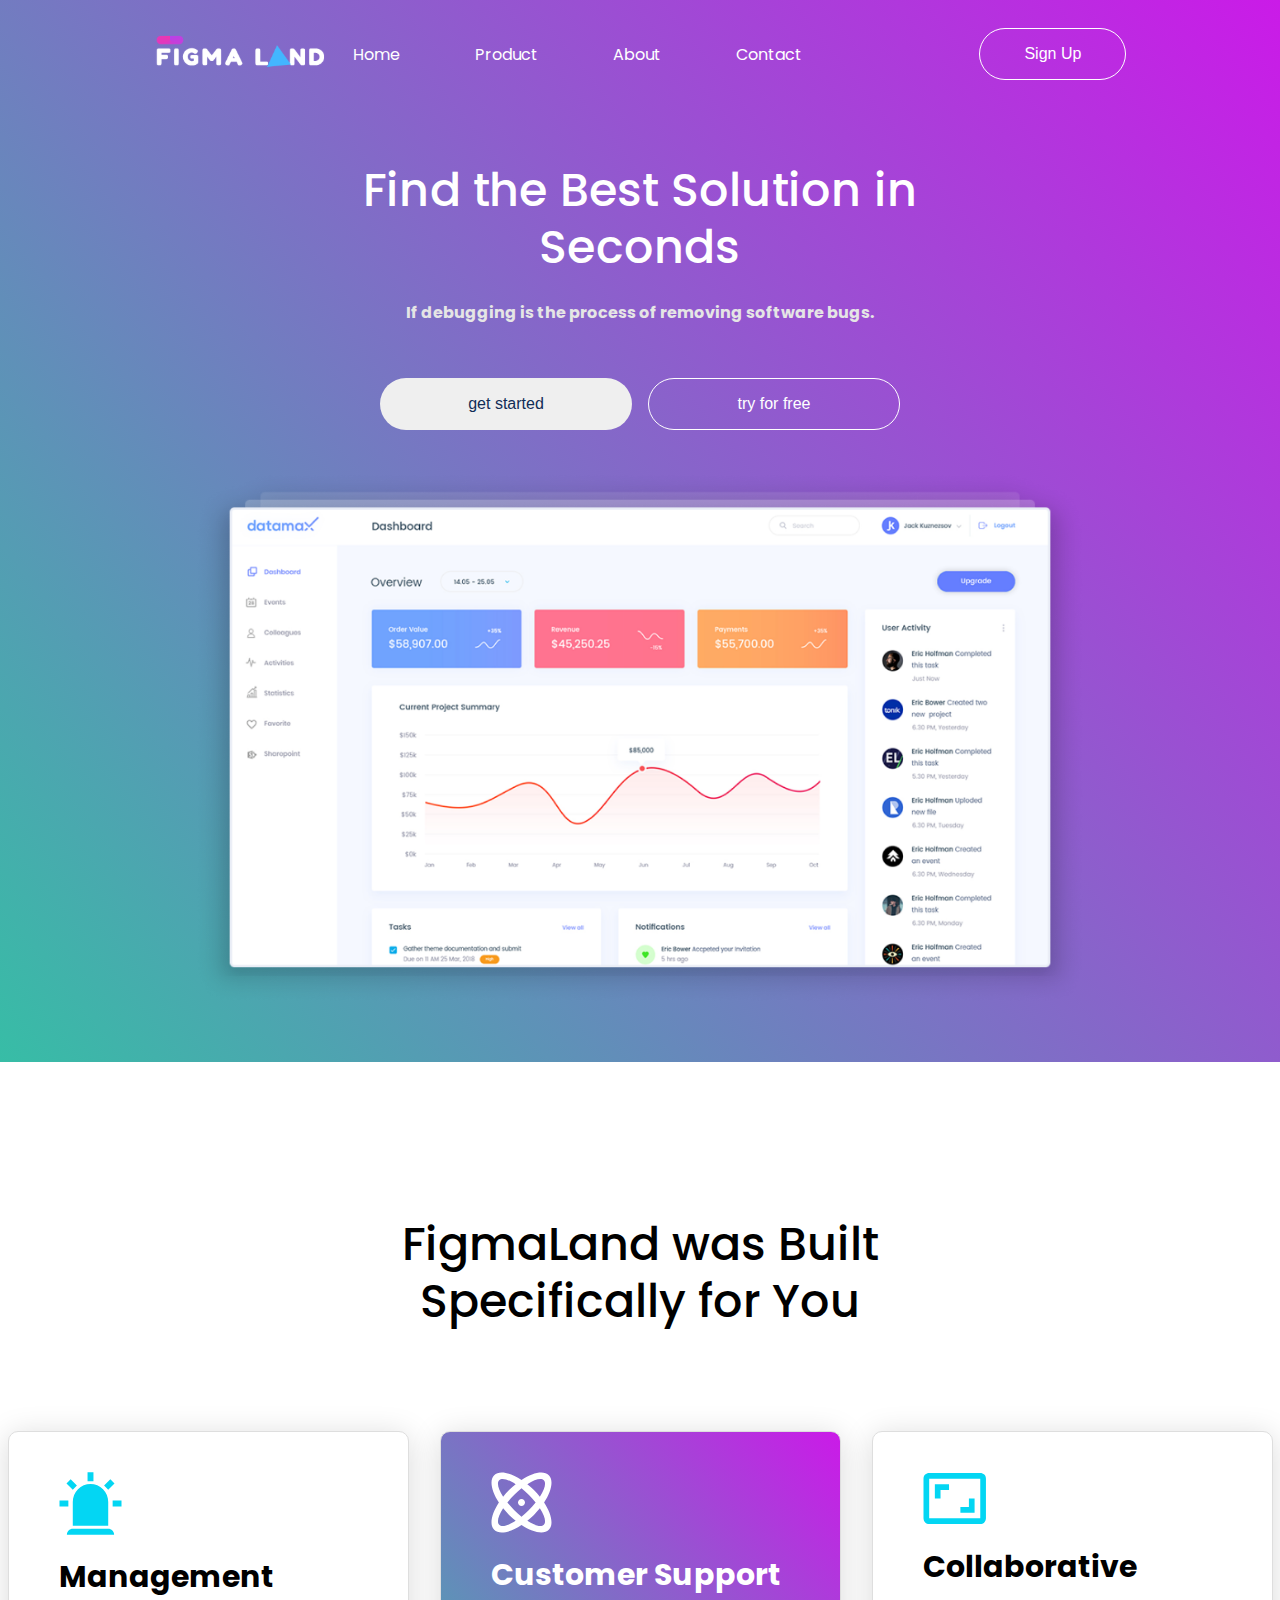
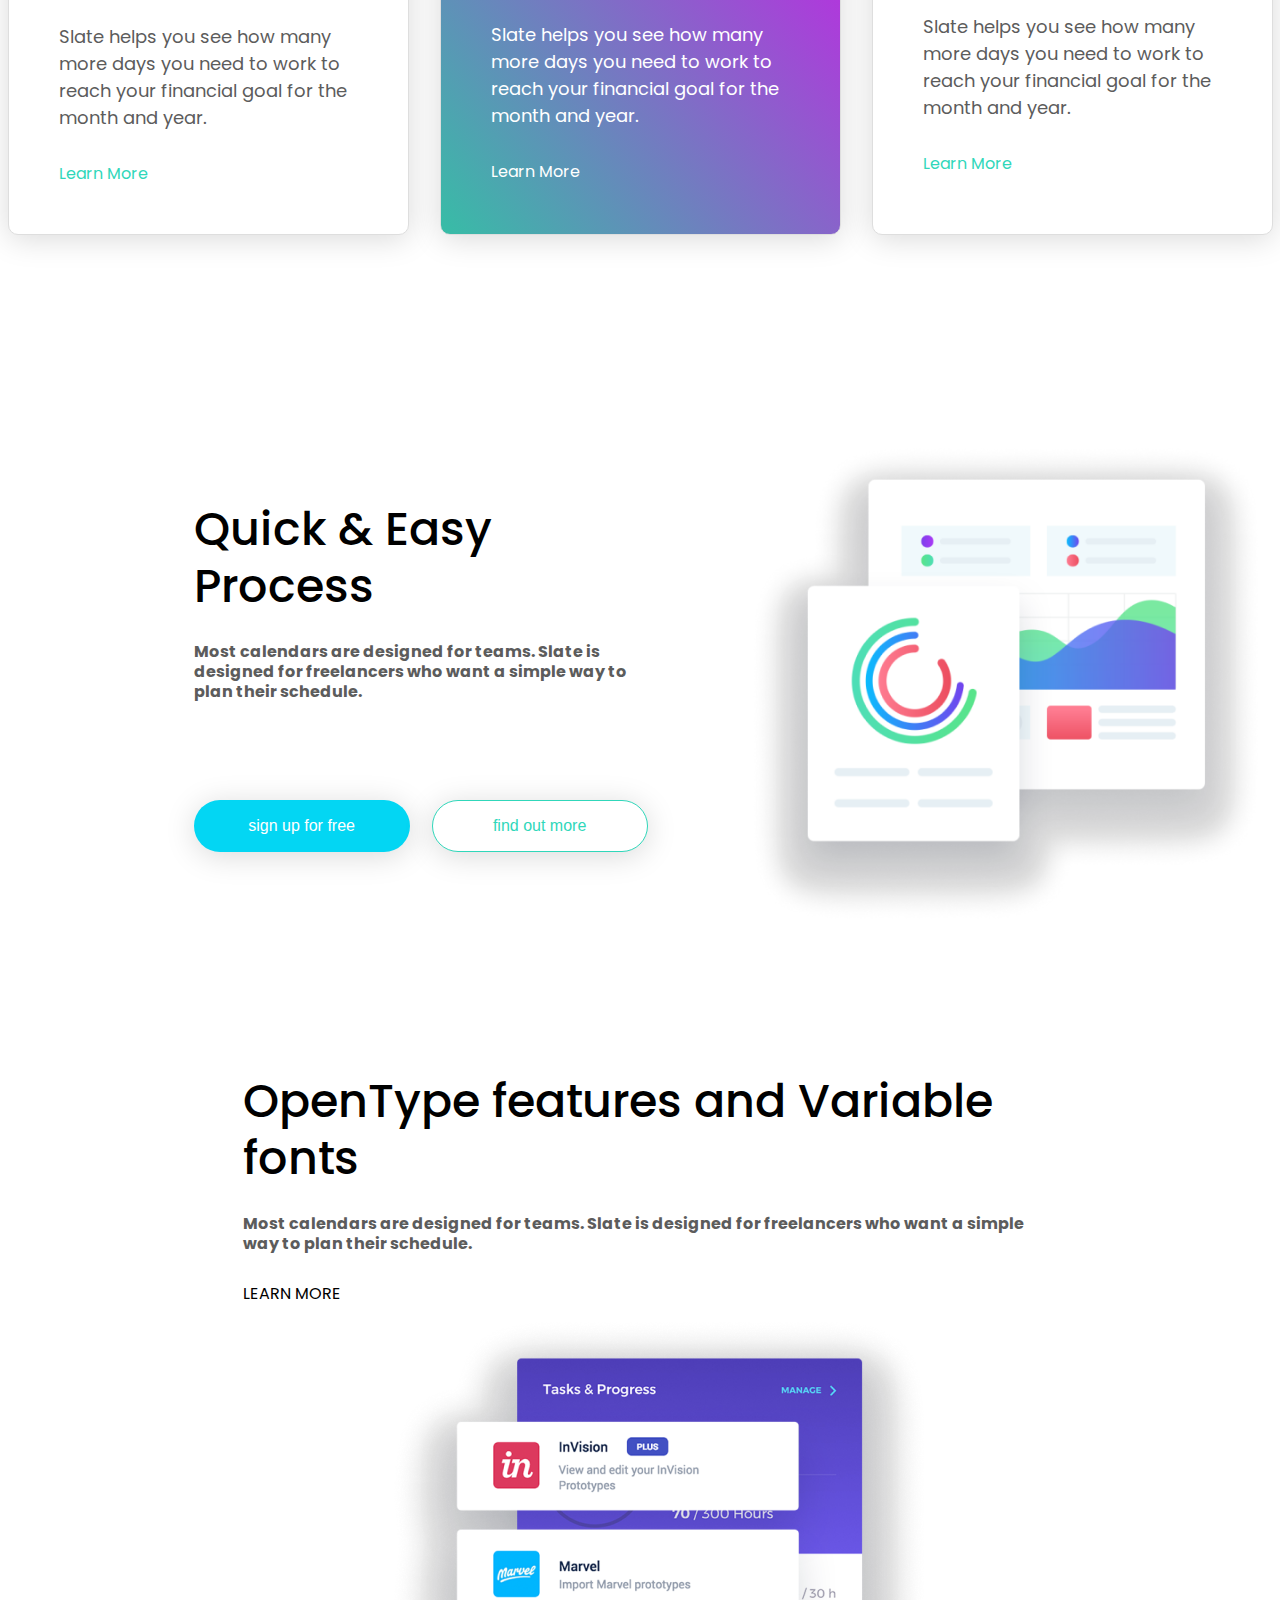
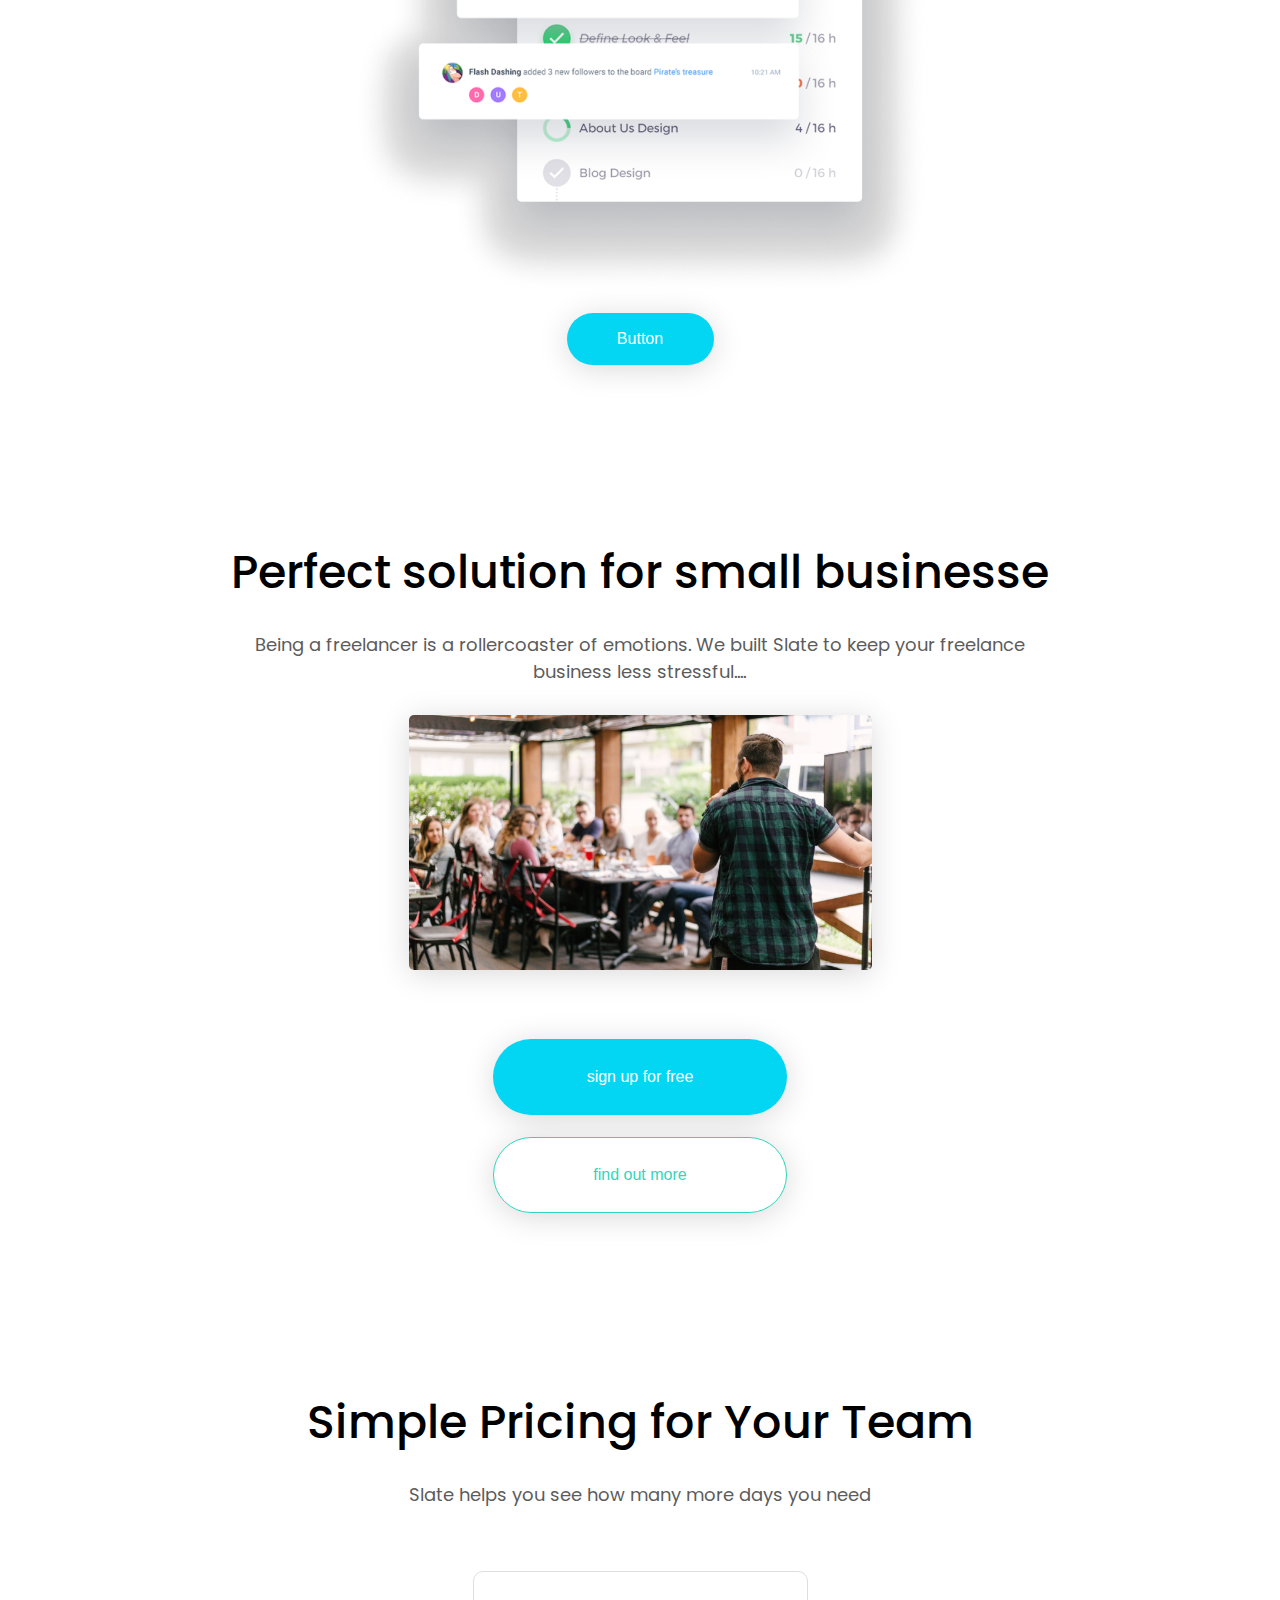
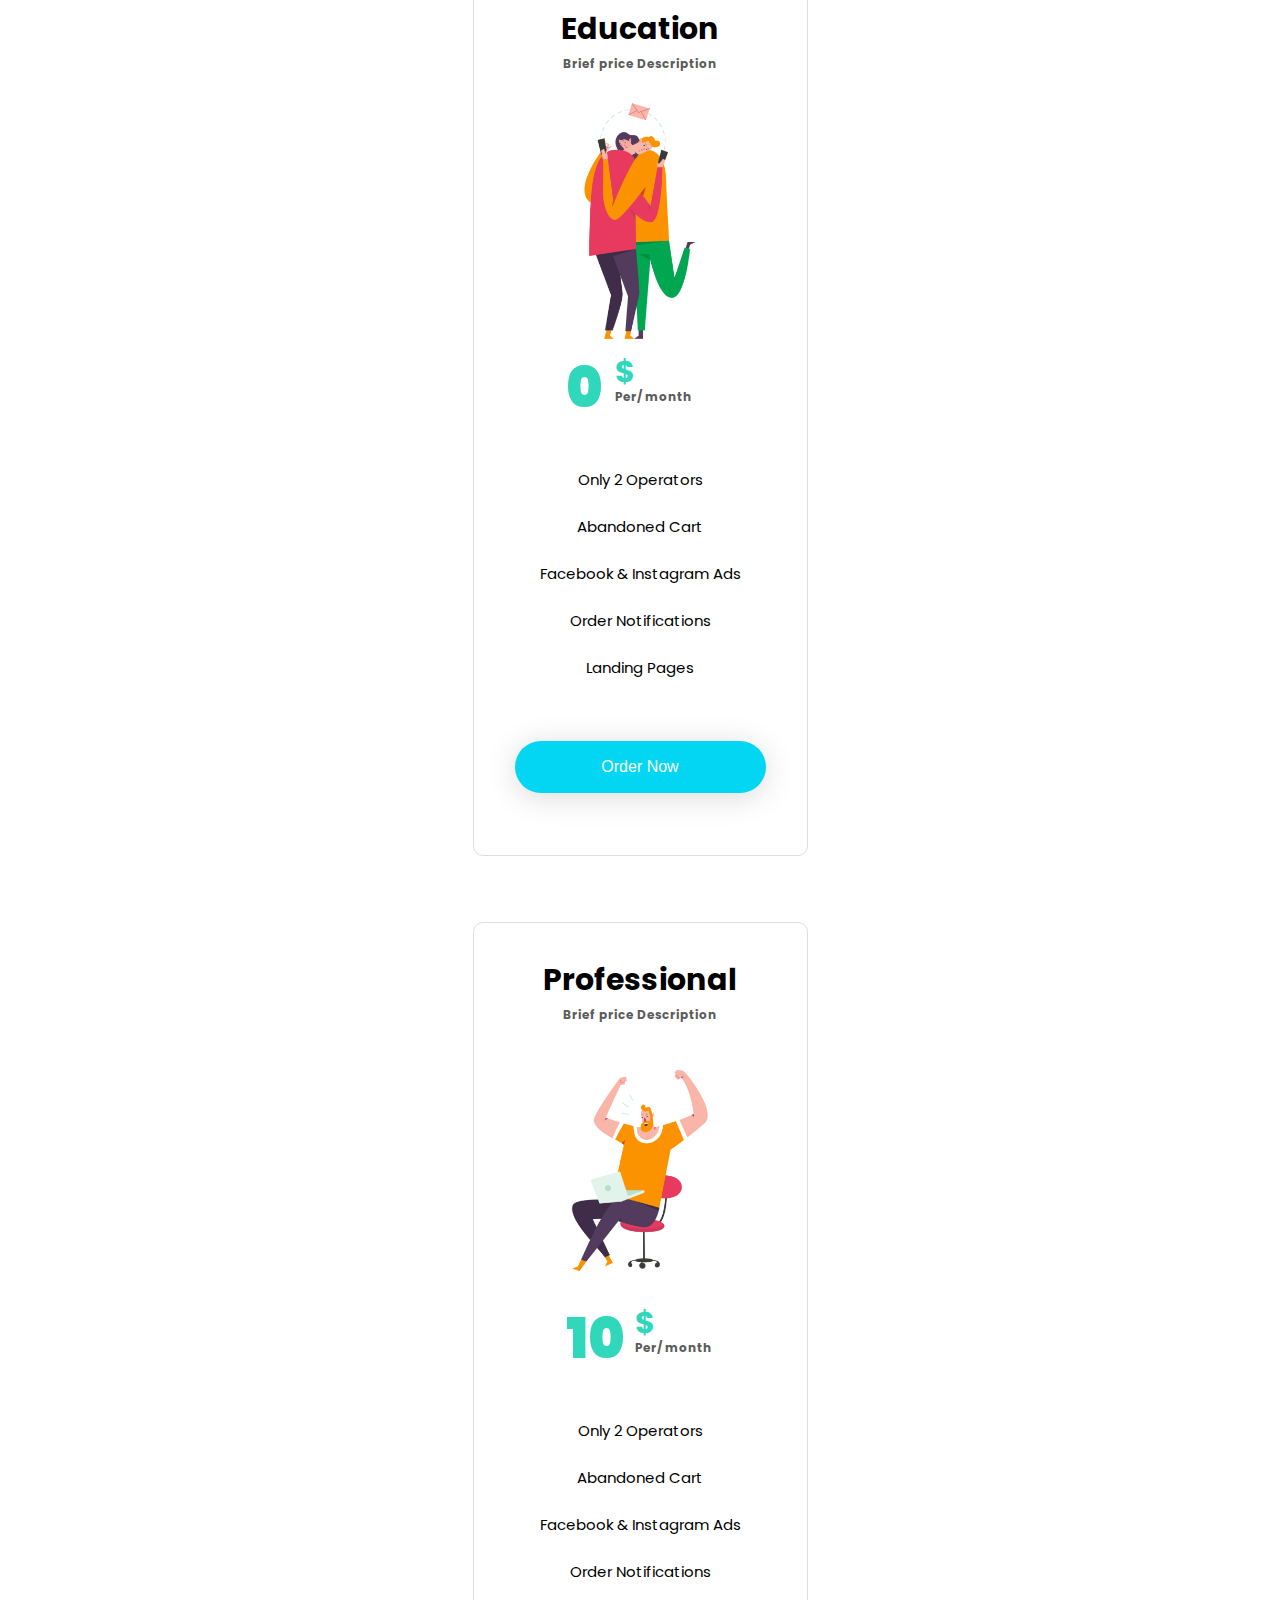
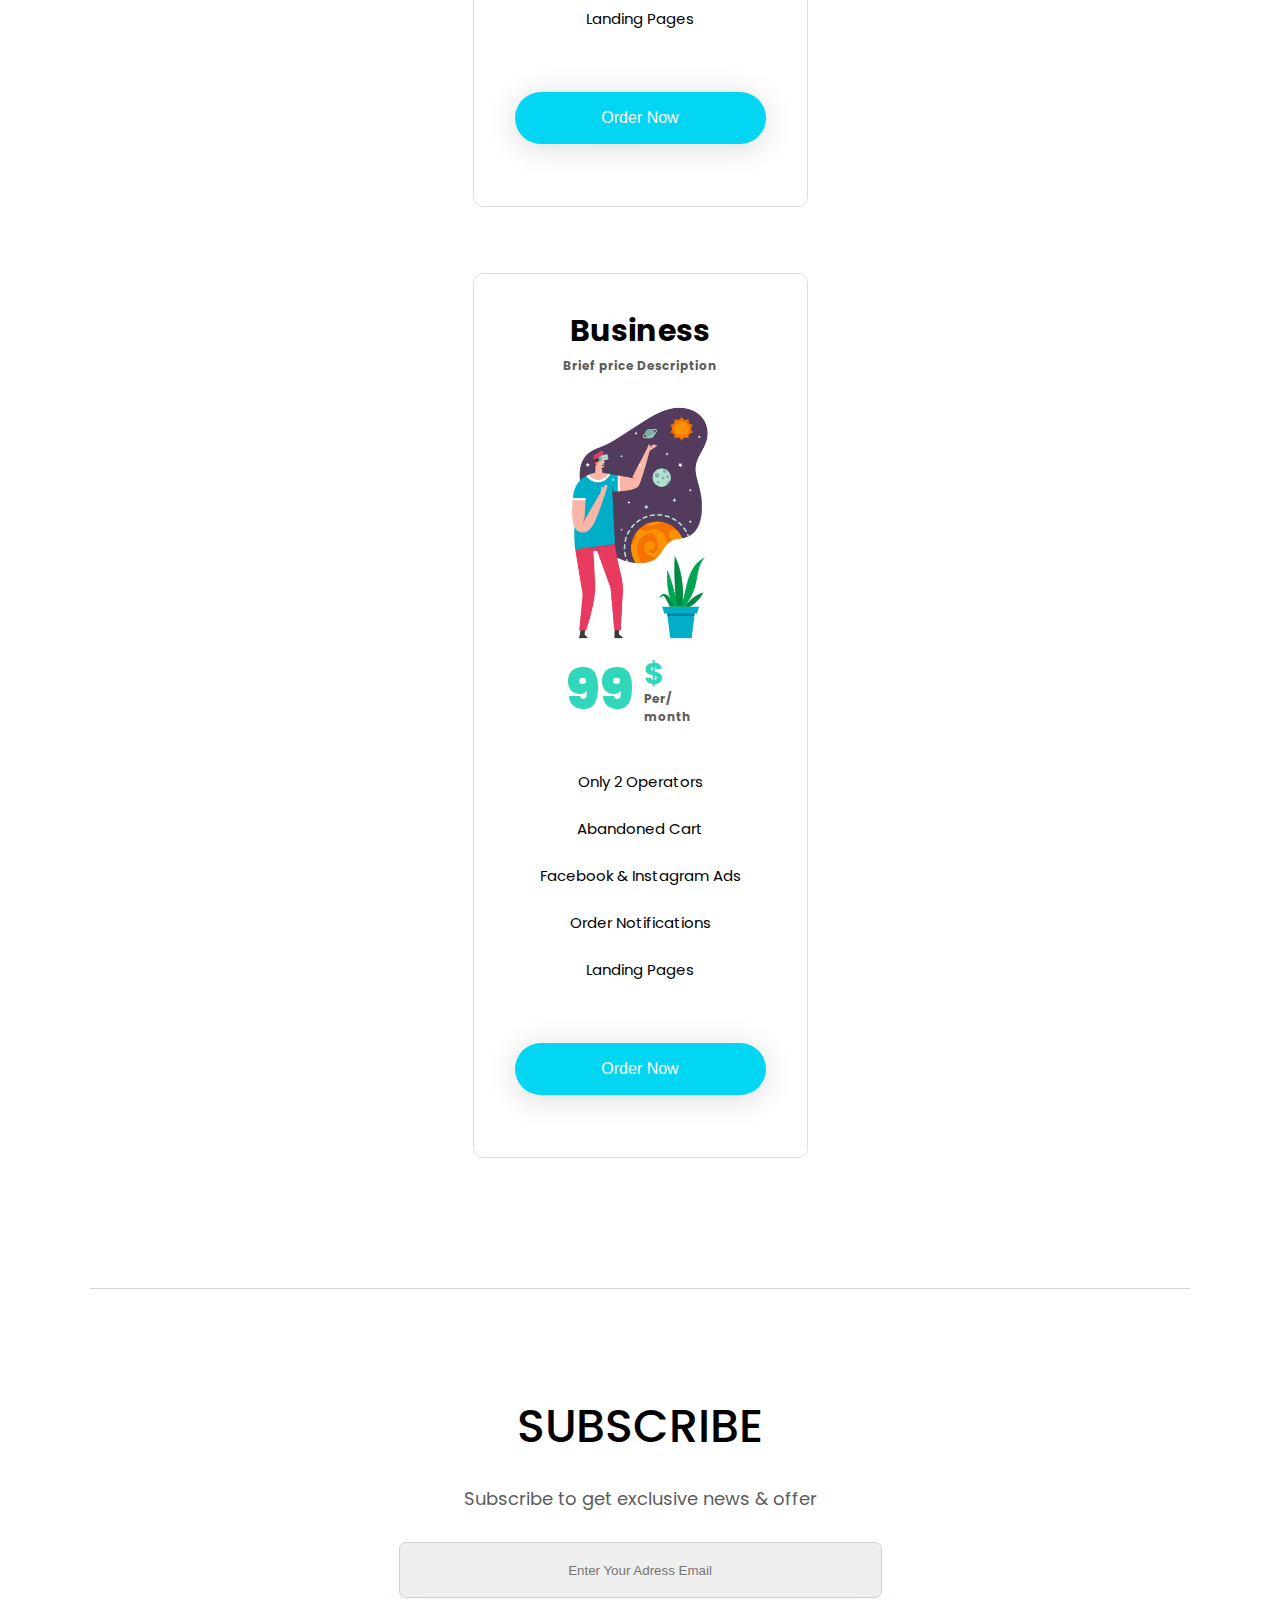
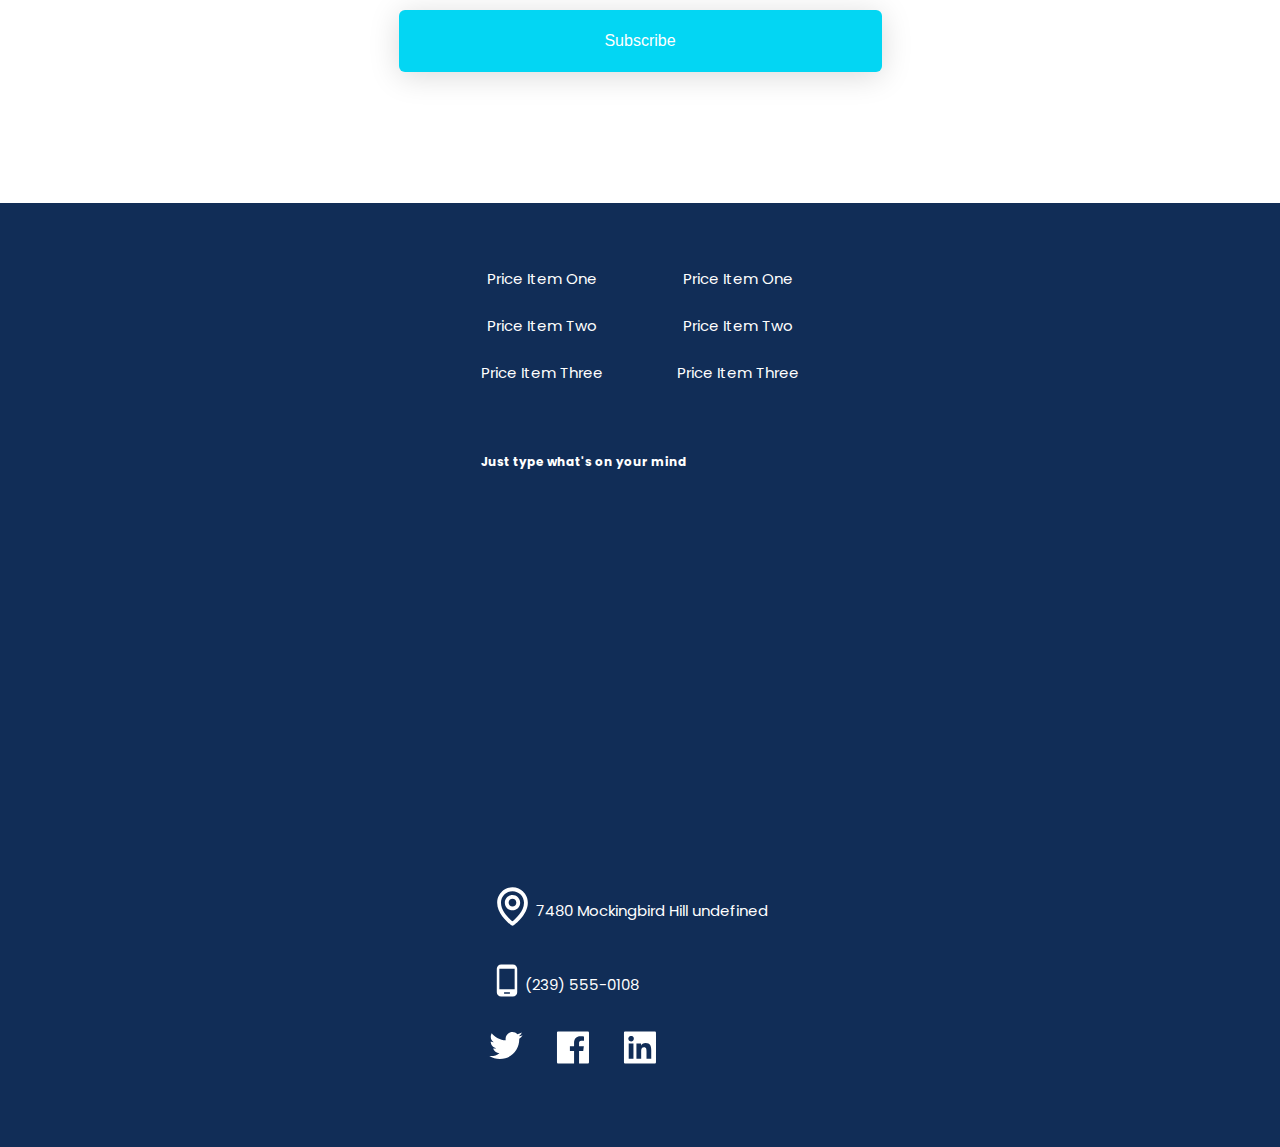
<file: Final_Layout/index.html>
<!DOCTYPE html>
<html lang="ru">
<head>
    <meta charset="UTF-8"> 
    <meta name="viewport" content="width=device-width, initial-scale=1.0">   
    <title>Figma product</title>
    <link rel="preconnect" href="https://fonts.gstatic.com">
<link href="https://fonts.googleapis.com/css2?family=Poppins:wght@400;500;600;700;800;900&display=swap" rel="stylesheet">
    <link rel="stylesheet" href="styles.css">
    
</head>

<body>

    <header class="header">
        <div class="header__top">
            <div class="header__logo">
                <img src="./img/svg/header-logo.svg" alt="" class="header__logo-item">
            </div>

            <div class="header-container">
                <button class="header__btn transparent-btn btn">Sign Up</button>
                <input type="checkbox" id="check-nav" class="nav-control">
                <label for="check-nav" class="nav-label">
                    <div class="nav-icon">
                        <svg width="44" height="27" viewBox="0 0 44 27" fill="none" xmlns="http://www.w3.org/2000/svg">
                    <path d="M0 0.25H44V4.66667H0V0.25ZM11 11.2917H44V15.7083H11V11.2917ZM24.75 22.3333H44V26.75H24.75V22.3333Z" fill="white"/>
                        </svg>
                    </div>
                </label>
                <nav class="header__nav">
                    <ul class="header__nav-list">
                        <li class="header__nav-item">
                            <a href="#" class="header__nav-link">Home</a>
                        </li>
                        <li class="header__nav-item">
                            <a href="#" class="header__nav-link">Product</a>
                        </li>
                        <li class="header__nav-item">
                            <a href="#" class="header__nav-link">About</a>
                        </li>
                        <li class="header__nav-item">
                            <a href="#" class="header__nav-link">Contact</a>
                        </li>
                    </ul>
                </nav> 
            </div>        
       </div>
    

        <div class="main">
            <h1 class="main__title">
                Find the Best Solution in Seconds
            </h1>

            <div class="main__subtitle subtitle">
                If debugging is the process of removing software bugs.
            </div>   

            <div class="main__actions">
                <button class="main__btn btn main__primary-btn">get started</button>
                <button class="main__btn btn transparent-btn">try for free</button>
            </div>

            <div class="header__screen">
                <img src="./img/screen-header.png" class="header__screen-item">
            </div>
        </div>
    </header>
    
    <section class="forYou">
        <h2 class="forYou__title title">FigmaLand was Built Specifically for You</h2>
        <div class="forYou__container">
            <div class="forYou__container-block">
                <img src="./img/svg/Vector.svg" class="forYou__logo">
                <div class="forYou__subheading subheading">
                    Management       
                </div>
                <div class="forYou__textblock textblock">
                    Slate helps you see how many 
                    more days you need to work 
                    to reach your financial goal 
                    for the month and year.
                </div>
                <div class="forYou__link">
                    <a href="#" class="forYou__link-item">Learn More</a>
                </div>
            </div>
            <div class="forYou__container-block forYou__container-block_purple">
                <img src="./img/svg/Vector (1).svg" class="forYou__logo">
                <div class="forYou__subheading forYou__subheading_light subheading">
                    Customer Support
                </div>
                <div class="forYou__textblock forYou__textblock_light textblock">
                    Slate helps you see how many 
                    more days you need to work 
                    to reach your financial goal 
                    for the month and year.
                </div>
                <div class="forYou__link">
                    <a href="#" class="forYou__link-item forYou__link-item_light">Learn More</a>
                </div>
            </div>
            <div class="forYou__container-block">
                <img src="./img/svg/Vector (2).svg" class="forYou__logo">
                <div class="forYou__subheading subheading">
                    Collaborative
                </div>
                <div class="forYou__textblock textblock">
                    Slate helps you see how many 
                    more days you need to work 
                    to reach your financial goal 
                    for the month and year.
                </div>
                <div class="forYou__link">
                    <a href="#" class="forYou__link-item">Learn More</a>
                </div>
            </div>
        </div>

    </section>



    <section class="process">
    <div class="process__container">
        <h2 class="process__title title">Quick & Easy Process</h2>
        <div class="process__subtitle subtitle">
            Most calendars are designed for teams. 
            Slate is designed for freelancers who 
            want a simple way to plan
            their schedule.
        </div>
        <div class="process__img">
            <img src="./img/screen.png" class="process__img-item">
        </div>
        <div class="process__actions">
            <button class="process__btn primary-btn btn">sign up for free</button>
            <button class="process__btn secondary-btn btn">find out more</button>
        </div>
    </div>
    </section>


    <section class="operations">
        <h2 class="operations__title title">
            OpenType 
            features and 
            Variable fonts
        </h2>
        <div class="operations__subtitle subtitle">
            Most calendars are designed for teams. 
            Slate is designed for freelancers who 
            want a simple way to plan
            their schedule.
        </div>
        <div class="operations__link">
            <a href="#" class="operations__link-item">LEARN MORE</a>
        </div>
        <div class="operations__img">
            <img src="./img/screen (1).png" class="operations__img-item">
        </div>
        <div class="operations__actions">
            <button class="operations__btn primary-btn btn">Button</button>
        </div>

    </section>
    

    <section class="solution">
        <h2 class="solution__title title">
            Perfect solution 
            for small 
            businesse
        </h2>
        <p class="solution__textblock textblock">
            Being a freelancer is a rollercoaster of 
            emotions. We built Slate to keep your 
            freelance business less stressful....
        </p>

        <div class="solution__img">
            <img src="./img/screen.jpg" alt="photo" class="solution__img-item">
        </div>

        <div class="solution__actions">
            <button class="solution__btn primary-btn btn">sign up for free</button>
            <button class="solution__btn secondary-btn btn">find out more</button>
        </div>
    </section>


    <section class="price">
        <h2 class="price__title title">
            Simple Pricing 
            for Your Team
        </h2>
        <p class="price__textblock textblock">
            Slate helps you see how many 
            more days you need 
        </p>

        <div class="price__container">
            <div class="subheading price__subheading">
                Education
            </div>

            <div class="subtitle price__subtitle">
                Brief price Description
            </div>

            <div class="price__img">
                <img src="./img/Rectangle 5.png" alt="illustration" class="price__img-item">
            </div>

            <div class="price__cost">
                <div class="price__cost-value">0</div>
                <div class="price__cost-currency">$</div>
                <div class="price__cost-month">Per/ month</div>
            </div>

            <div class="price__link-container">
                <a href="#" class="price__link-item">Only 2 Operators</a>
                <a href="#" class="price__link-item">Abandoned Cart</a>
                <a href="#" class="price__link-item">Facebook & Instagram Ads</a>
                <a href="#" class="price__link-item">Order Notifications</a>
                <a href="#" class="price__link-item">Landing Pages</a>
            </div>
            <div class="price__actions">
                <button class="btn primary-btn price__btn">Order Now</button>
            </div>
        </div>

        <div class="price__container">
            <div class="subheading price__subheading">
                Professional
            </div>

            <div class="subtitle price__subtitle">
                Brief price Description
            </div>

            <div class="price__img">
                <img src="./img/Rectangle 5 (1).png" alt="illustration" class="price__img-item">
            </div>

            <div class="price__cost">
                <div class="price__cost-value">10</div>
                <div class="price__cost-currency">$</div>
                <div class="price__cost-month">Per/ month</div>
            </div>

            <div class="price__link-container">
                <a href="#" class="price__link-item">Only 2 Operators</a>
                <a href="#" class="price__link-item">Abandoned Cart</a>
                <a href="#" class="price__link-item">Facebook & Instagram Ads</a>
                <a href="#" class="price__link-item">Order Notifications</a>
                <a href="#" class="price__link-item">Landing Pages</a>
            </div>
            <div class="price__actions">
                <button class="btn primary-btn price__btn">Order Now</button>
            </div>
        </div>

        <div class="price__container">
            <div class="subheading price__subheading">
                Business
            </div>

            <div class="subtitle price__subtitle">
                Brief price Description
            </div>

            <div class="price__img">
                <img src="./img/Rectangle 5 (2).png" alt="illustration" class="price__img-item">
            </div>

            <div class="price__cost">
                <div class="price__cost-value">99</div>
                <div class="price__cost-currency">$</div>
                <div class="price__cost-month">Per/ month</div>
            </div>

            <div class="price__link-container">
                <a href="#" class="price__link-item">Only 2 Operators</a>
                <a href="#" class="price__link-item">Abandoned Cart</a>
                <a href="#" class="price__link-item">Facebook & Instagram Ads</a>
                <a href="#" class="price__link-item">Order Notifications</a>
                <a href="#" class="price__link-item">Landing Pages</a>
            </div>
            <div class="price__actions">
                <button class="btn primary-btn price__btn">Order Now</button>
            </div>
        </div>


    </section>

    <section><div class="border"></div></section>
    

    <section class="subscribe">
        <div class="subscribe__headline">SUBSCRIBE</div>
        <div class="subscribe__textblock textblock">
            Subscribe to get exclusive news & offer
        </div>
        <form class="form">
            <input type="email" class="form__input" placeholder="Enter Your Adress Email">
            <button class="form__btn btn primary-btn">Subscribe</button>

        </form>
    </section>


    <footer class="footer">
        <div class="footer__link-container">
            <a href="#" class="footer__link-item footer__link-item_1">Price Item One</a>
            <a href="#" class="footer__link-item footer__link-item_2">Price Item Two</a>
            <a href="#" class="footer__link-item footer__link-item_3">Price Item Three</a>
            <a href="#" class="footer__link-item footer__link-item_4">Price Item One</a>
            <a href="#" class="footer__link-item footer__link-item_5">Price Item Two</a>
            <a href="#" class="footer__link-item footer__link-item_6">Price Item Three</a>

            <div class="footer__subtitle subtitle">
                Just type what's on your mind 
            </div>
        </div>

        <div class="map__container">
            <iframe src="https://www.google.com/maps/embed?pb=!1m18!1m12!1m3!1d75252.67256821044!2d27.52332918302464!3d53.88472079817119!2m3!1f0!2f0!3f0!3m2!1i1024!2i768!4f13.1!3m3!1m2!1s0x46dbcfd35b1e6ad3%3A0xb61b853ddb570d9!2sMinsk!5e0!3m2!1sen!2sby!4v1614366325938!5m2!1sen!2sby" 
                width="400" height="300" style="border:0;" allowfullscreen="" loading="lazy">
            </iframe>

        </div>
            
        <div class="contacts_container">
            
                <div class="contacts__block contacts__block-1">
                    <div class="contacts__item">
                        <img src="./img/svg/bx_bx-map.svg" alt="geolocation" class="contacts__image">
                    </div>

                    <div class="contacts__item contacts__info" class="contacts__info">7480 Mockingbird Hill undefined </div>
                </div>


                <div class="contacts__block contacts__block-2">
                    <div class="contacts__item">
                        <img src="./img/svg/ic_baseline-phone-android.svg" alt="phone-icon" class="contacts__image">
                    </div>
                    <div class="contacts__item contacts__info">(239) 555-0108</div>
                </div>

           

           
                <div class="socials__item socials__item-1">
                    <img src="./img/svg/Vector (3).svg" alt="socials-logo" class="socials__image">
                </div>
                <div class="socials__item socials__item-2">
                    <img src="./img/svg/Vector (4).svg" alt="socials-logo" class="socials__image">
                </div>
                <div class="socials__item socials__item-3">
                    <img src="./img/svg/Vector (5).svg" alt="socials-logo" class="socials__image">
                </div>

          
        </div>
        

    </footer>

</body>
</html>
</file>
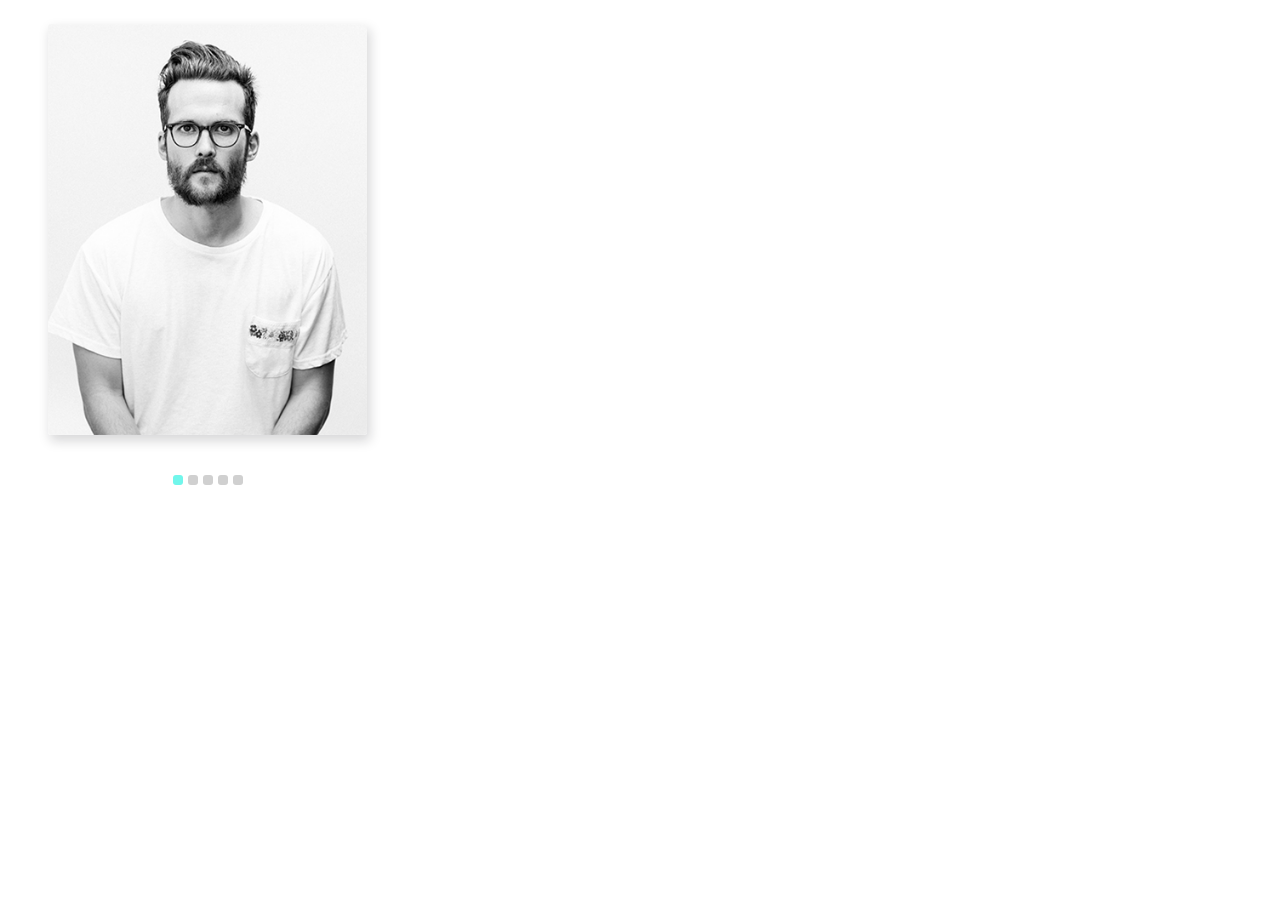
<file: Slider/index.html>
<!DOCTYPE html>
<html lang="ru">
<head>
    <meta charset="UTF-8"> 
    <meta name="viewport" content="width=device-width, initial-scale=1.0">   
    <title>IT shuttle FrontEnd Slider</title>
    <link rel="preconnect" href="https://fonts.gstatic.com">
    <link href="https://fonts.googleapis.com/css2?family=Roboto:wght@500&display=swap" rel="stylesheet">
    <link rel="stylesheet" href="./styles/styles.css">
</head>
<body>
    <div class="box">
        <div class="slider">
            <input type="radio" id="slide-1" name="slide-nav" checked>
            <input type="radio" id="slide-2" name="slide-nav">
            <input type="radio" id="slide-3" name="slide-nav">
            <input type="radio" id="slide-4" name="slide-nav">
            <input type="radio" id="slide-5" name="slide-nav">
            
            <div class="slider-nav">
                <label for="slide-1" class="slider-nav__item"></label>
                <label for="slide-2" class="slider-nav__item"></label>
                <label for="slide-3" class="slider-nav__item"></label>
                <label for="slide-4" class="slider-nav__item"></label>
                <label for="slide-5" class="slider-nav__item"></label>
            </div>
           
            <div class="slider-container">
               <figure class="slider-slide" id="slide-img-1">
                   <img  src="./img/team_1.png" class="slider-image">
                   <!-- <figcaption>Lorem ipsum dolor sit amet</figcaption> -->
               </figure>

               <figure class="slider-slide" id="slide-img-2">
                    <img src="./img/3.png" class="slider-image">
                    <!-- <figcaption>Lorem ipsum dolor sit amet</figcaption> -->
                </figure>

                <figure class="slider-slide" id="slide-img-3">
                    <img src="./img/team_2.png" class="slider-image">
                    <!-- <figcaption>Lorem ipsum dolor sit amet</figcaption> -->
                </figure>

                <figure class="slider-slide" id="slide-img-4">
                    <img src="./img/team_3 copy.png" class="slider-image">
                    <!-- <figcaption>Lorem ipsum dolor sit amet</figcaption> -->
                </figure>

                <figure class="slider-slide" id="slide-img-5">
                    <img src="./img/team_4.png" class="slider-image">
                    <!-- <figcaption>Lorem ipsum dolor sit amet</figcaption> -->
                </figure>
           </div> 
        </div>
    </div>
</body>
</html>
</file>
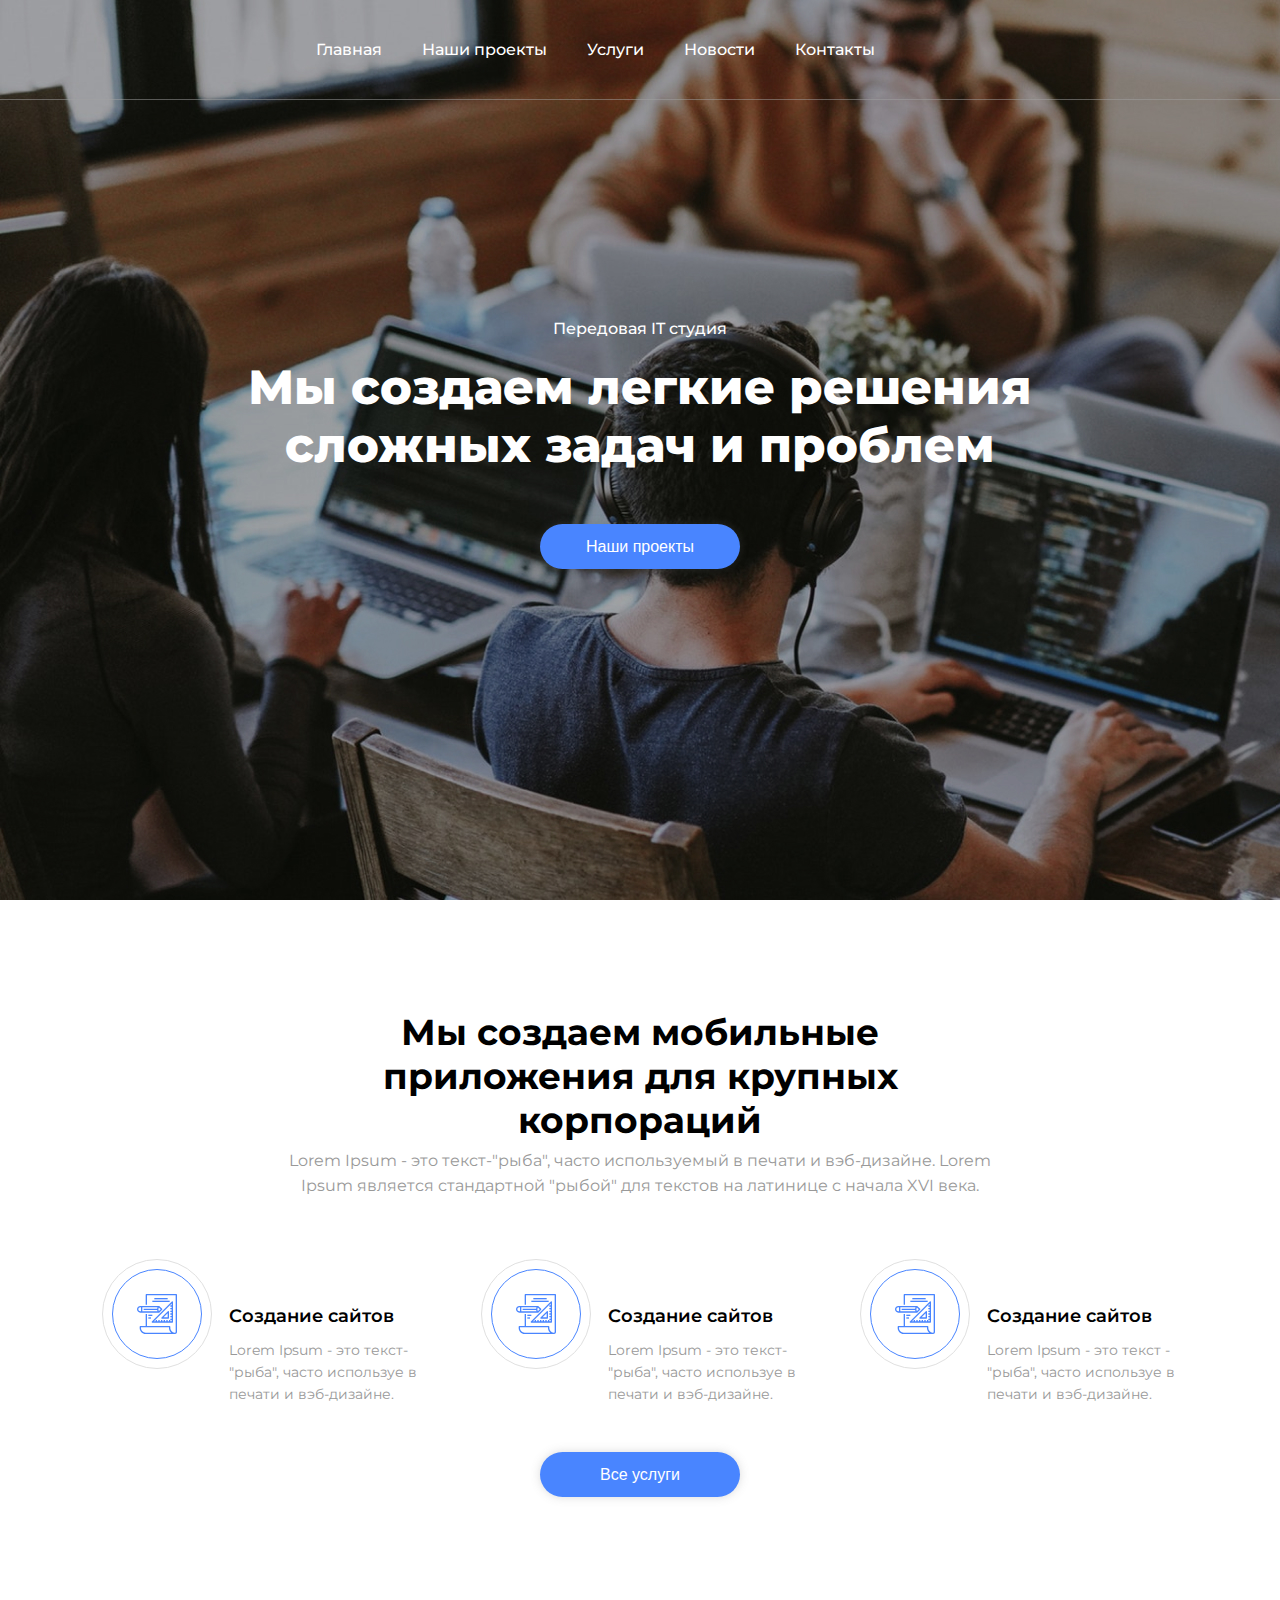
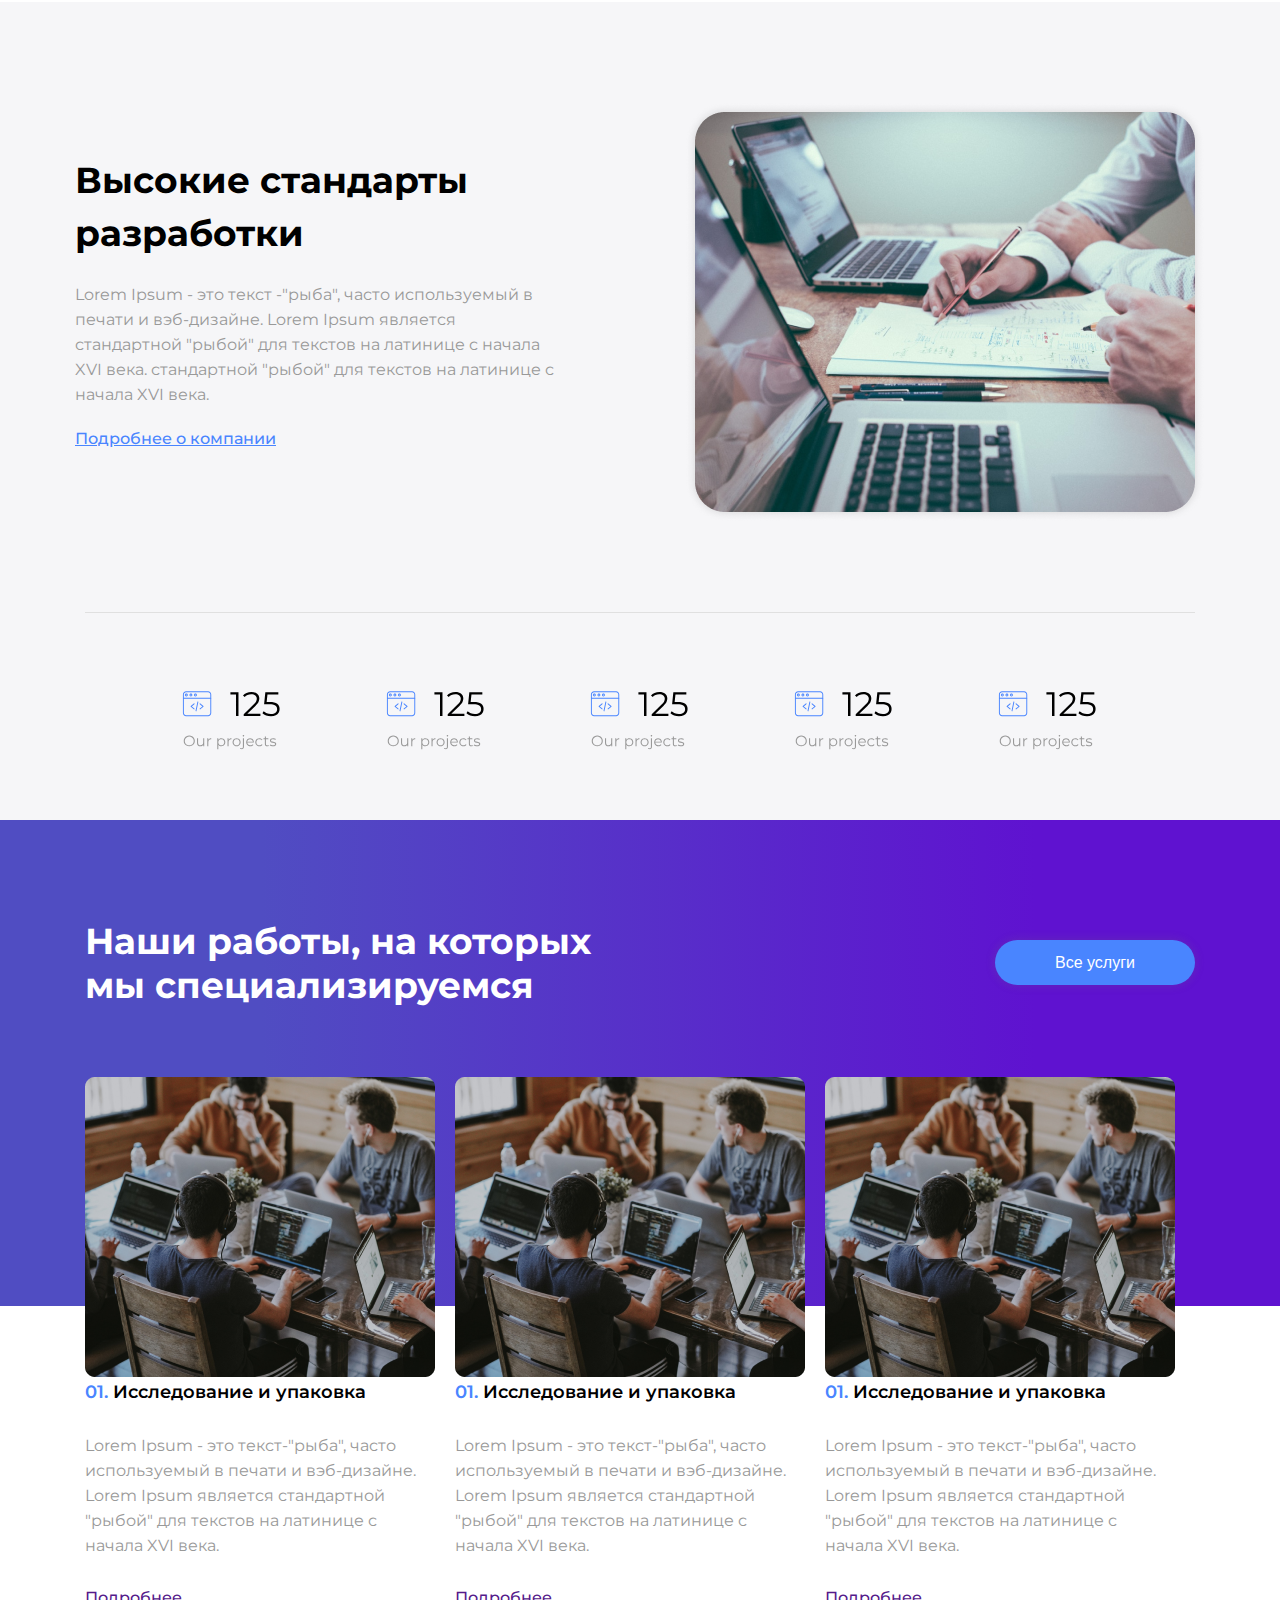
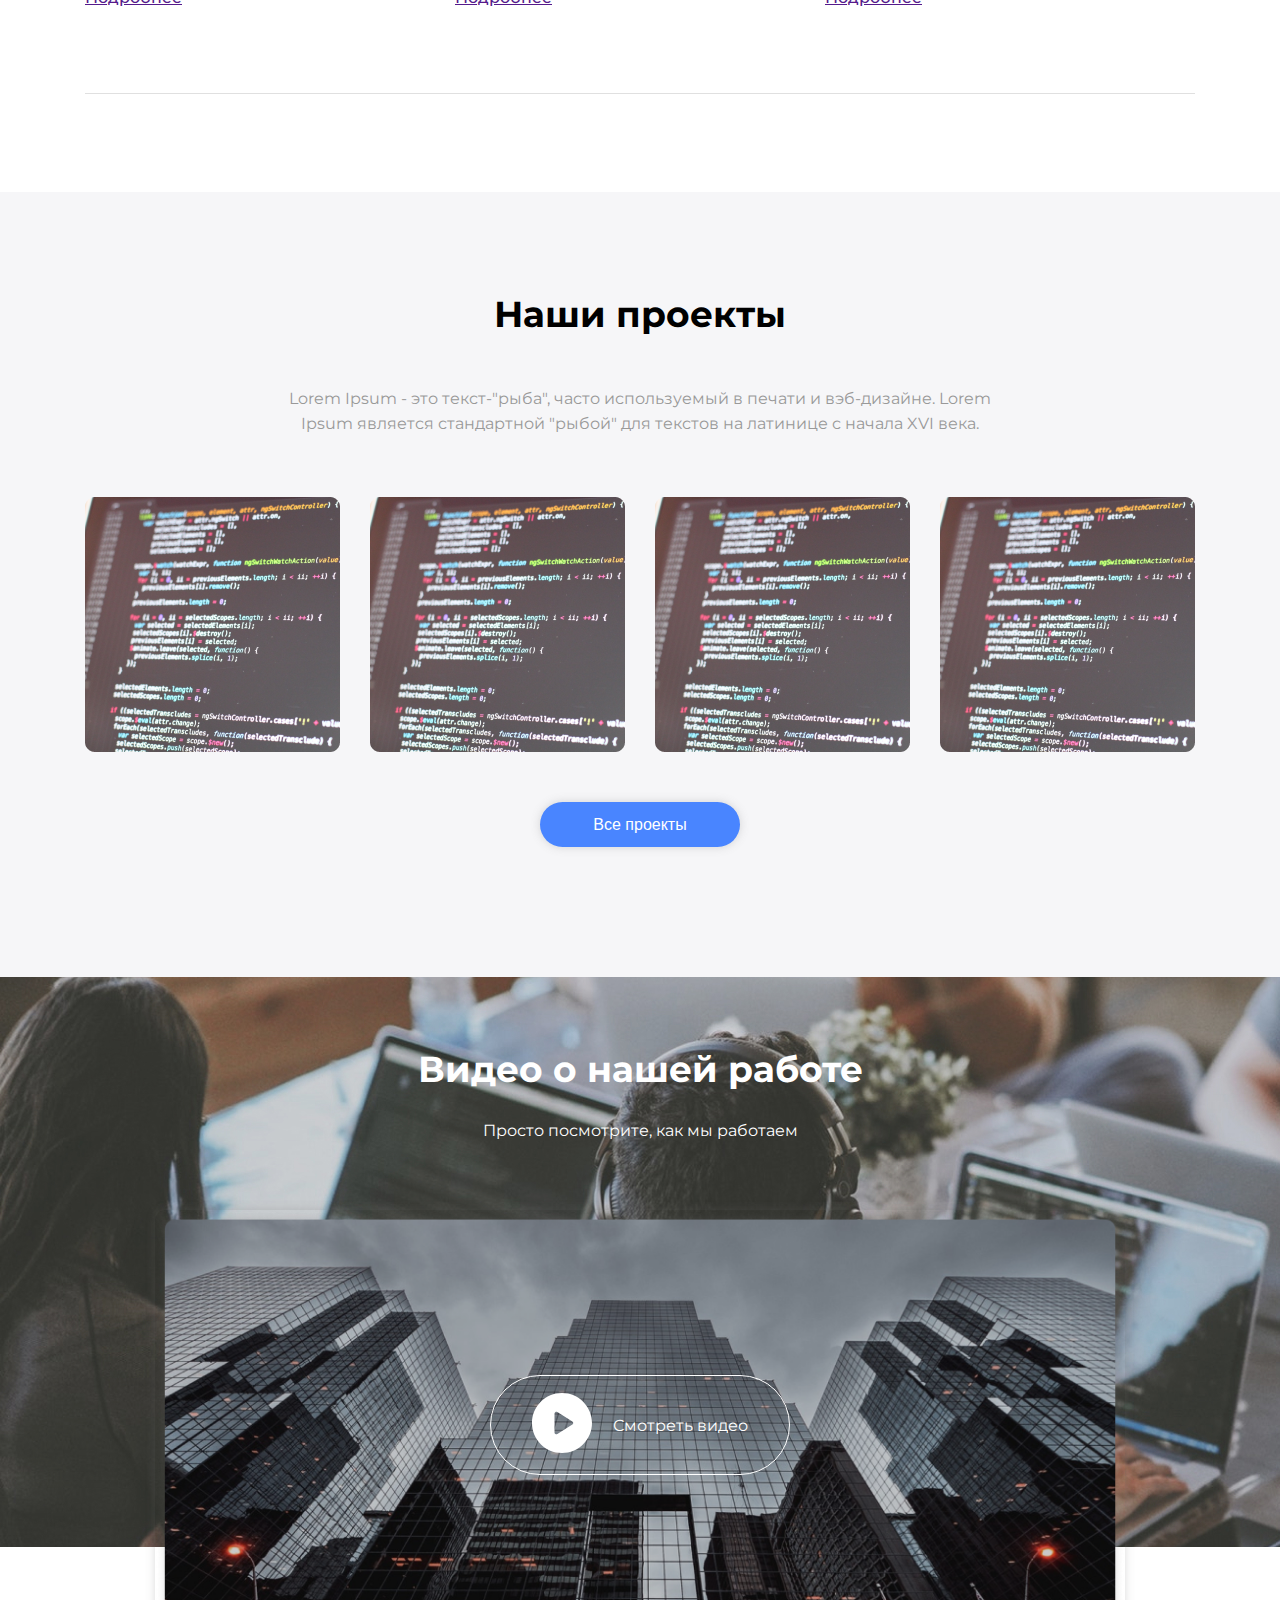
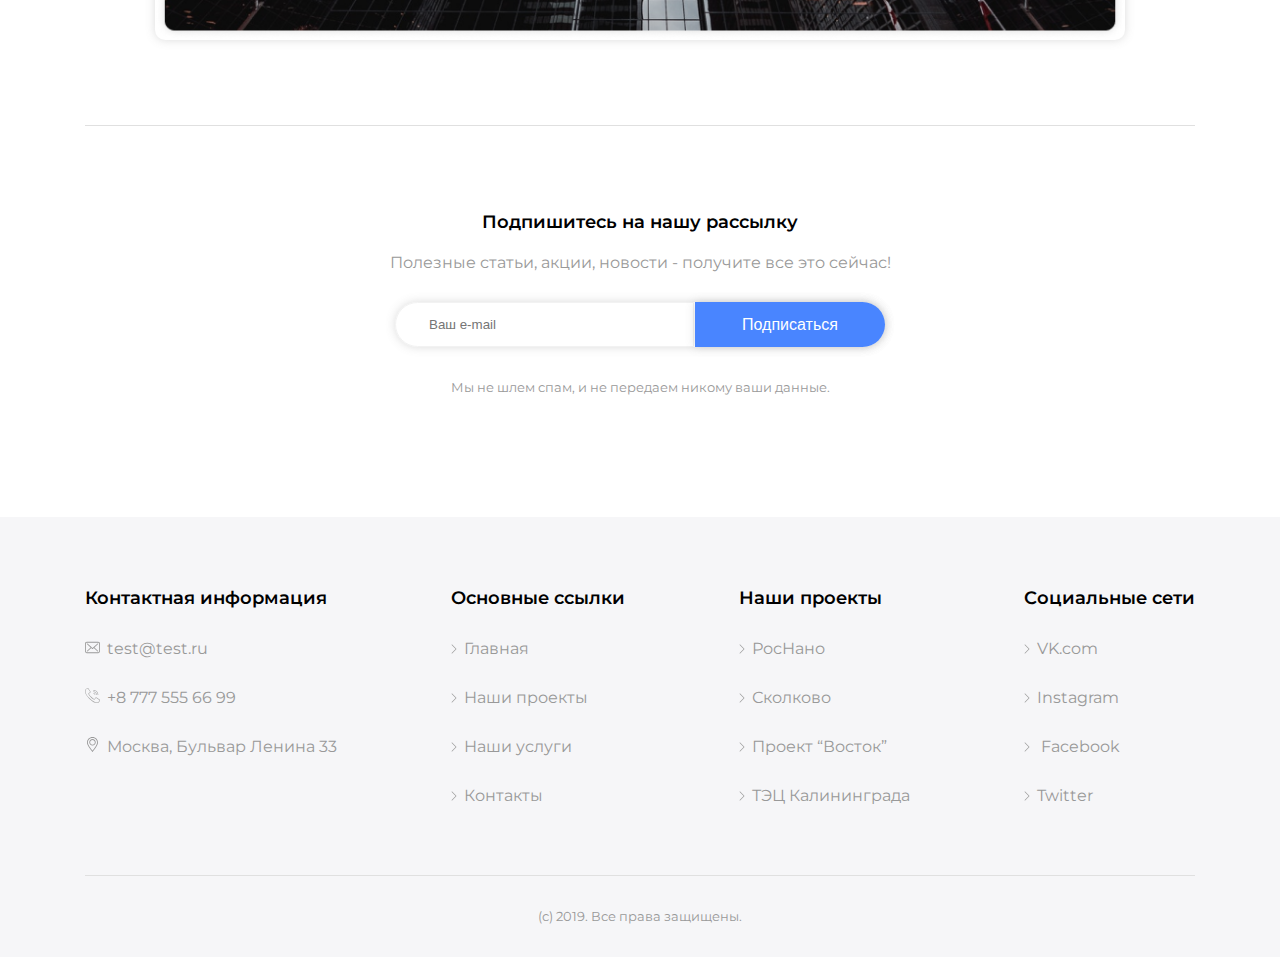
<file: Task2_Layout2/index.html>
<!DOCTYPE html>
<html lang="ru">
<head>
    <meta charset="UTF-8"> 
    <meta name="viewport" content="width=device-width, initial-scale=1.0">   
    <title>It-shatle-frontEnd Layout2 </title>
    <link rel="preconnect" href="https://fonts.gstatic.com">
    <link href="https://fonts.googleapis.com/css2?family=Montserrat:wght@400;500;600;700;800&display=swap" rel="stylesheet">
    <link rel="stylesheet" href="css/styles.css">
    
</head>
<body>
<header class="header">
        <nav class="nav white">
            <div class="navItem">Главная</div>
            <div class="navItem">Наши проекты</div>
            <div class="navItem">Услуги</div>
            <div class="navItem">Новости</div>
            <div class="navItem">Контакты</div>
        </nav>
        <div class="textblock1 white">
            <p class="text1">Передовая IT студия</p>
            <div class="text1">
                Мы создаем легкие решения сложных задач и проблем
            </div>
        </div>
        <button class="btn white">Наши проекты</button>
</header>

<section class="box1">
    <div class="textbox1">
        <h2 class="h2"> Мы создаем мобильные приложения для крупных корпораций</h2>
        <p class="text2 grey">
            Lorem Ipsum - это текст-"рыба", 
            часто используемый в печати и вэб-дизайне. 
            Lorem Ipsum является стандартной "рыбой" 
            для текстов на латинице с начала XVI века. 
        </p>
    </div>
    <div class="icon-textbox">
        <div class="iconblock">
            <div class="biground">
            <div class="smallround">
                <img src="img/project.svg" alt="logo" class="icon">
            </div>
            </div>
            <div class="icontext">
                <h3 class="h3">Создание сайтов</h3>
                <div class="i-text grey">
                    Lorem Ipsum - это текст- "рыба", 
                    часто используе в печати и вэб-дизайне.
                </div>
            </div>
         </div>
         <div class="iconblock">
            <div class="biground">
            <div class="smallround">
                <img src="img/project.svg" alt="logo" class="icon">
            </div>
            </div>
            <div class="icontext">
                <h3 class="h3">Создание сайтов</h3>
                <div class="i-text grey">
                    Lorem Ipsum - это текст- "рыба", 
                    часто используе в печати и вэб-дизайне.
                </div>
            </div>
         </div>
         <div class="iconblock">
            <div class="biground">
            <div class="smallround">
                <img src="img/project.svg" alt="logo" class="icon">
            </div>
            </div>
            <div class="icontext">
                <h3 class="h3">Создание сайтов</h3>
                <div class="i-text grey">
                    Lorem Ipsum - это текст - "рыба",
                    часто используе в печати и вэб-дизайне.
                </div>
            </div>
         </div>
    </div>
    <div class="box1-btn">
        <button class="btn white">Все услуги</button>
    </div>
</section>

<section class="box2 box-grey">
    <div class="text-image">
        <div class="textbox3">
                <h2 class="h2">Высокие стандарты разработки</h2>
                <div class="text3 grey">
                    Lorem Ipsum - это текст -"рыба", 
                    часто используемый в печати и вэб-дизайне. 
                    Lorem Ipsum является стандартной "рыбой" для 
                    текстов на латинице с начала XVI века.  стандартной
                    "рыбой" для текстов на латинице с начала XVI века. <br>
                </div>
                <a href="">Подробнее о компании</a>
        </div>
        <div class="img"><img src="img/Rectangle 2 (1).png" alt="picture"></div>
    </div>
    <div>
        <div class="iconblock2">
            <img src="img/about_us__numbers.svg" alt="logo" class="icon2">
            <img src="img/about_us__numbers.svg" alt="logo" class="icon2">
            <img src="img/about_us__numbers.svg" alt="logo" class="icon2">
            <img src="img/about_us__numbers.svg" alt="logo" class="icon2">
            <img src="img/about_us__numbers.svg" alt="logo" class="icon2">
        </div>
</div>
</section>

<section class="box3">
    <div class="section-heading">
        <h2 class="h2 white">
            Наши работы, на которых 
            мы специализируемся
        </h2>
        <div><button class="btn white">Все услуги</button></div>
    </div>

    
    
    <div class="ourworks">
    <div class="text-image2">
        <div class="img2"><img src="img/Rectangle 2 (2).png" alt=""></div>
        <div>
            <span class="blue">01.</span> Исследование и упаковка
        </div>
        <p class="grey">
                Lorem Ipsum - это текст-"рыба", 
                часто используемый в печати и вэб-дизайне. 
                Lorem Ipsum является стандартной "рыбой" 
                для текстов на латинице с начала XVI века.
        </p>
        <div class=""><a href="">Подробнее</a></div>
    </div>
    <div class="text-image2">
        <div class="img2"><img src="img/Rectangle 2 (2).png" alt=""></div>
        <div>
            <span class="blue"> 01.</span> Исследование и упаковка
        </div>
        <p class="grey">
                Lorem Ipsum - это текст-"рыба", 
                часто используемый в печати и вэб-дизайне. 
                Lorem Ipsum является стандартной "рыбой" 
                для текстов на латинице с начала XVI века.
        </p>
        <div class=""><a href="">Подробнее</a></div>
    </div>
    <div class="text-image2">
        <div class="img2"><img src="img/Rectangle 2 (2).png" alt=""></div>
        <div>
            <span class="blue">01.</span> Исследование и упаковка
        </div>
        <p class="grey">
                Lorem Ipsum - это текст-"рыба", 
                часто используемый в печати и вэб-дизайне. 
                Lorem Ipsum является стандартной "рыбой" 
                для текстов на латинице с начала XVI века.
        </p>
        <div><a href="">Подробнее</a></div>
    </div>
    </div>
</section>

<section class="box4 box-grey" >
    <h2 class="h2">Наши проекты</h2>
    <p class="text2 grey">
        Lorem Ipsum - это текст-"рыба", 
        часто используемый в печати и вэб-дизайне. 
        Lorem Ipsum является стандартной "рыбой" для 
        текстов на латинице с начала XVI века. 
    </p>
    <div class="img-projects">
        <img src="img/Rectangle 2.png" alt="image">
        <img src="img/Rectangle 2.png" alt="image">
        <img src="img/Rectangle 2.png" alt="image">
        <img src="img/Rectangle 2.png" alt="image">
    </div>
    <button class="btn white">Все проекты</button>
</section>

<section class="box5">
    <h2 class="h2 white">Видео о нашей работе</h2>
     <p class="watch white">Просто посмотрите, как мы работаем</p>
    <div class="watchVideo">
        <div class="watchVideo-btn">
            <div><button class="play"><img src="img/play.svg" alt="play"></button></div>
            <div class="playVideo white">Смотреть видео</div>
        </div>
    </div>
    <div class="mailing">
        <h3>Подпишитесь на нашу рассылку</h3>
        <p class="grey">Полезные статьи, акции, новости - получите все это сейчас!</p>
        <form action="" class="form">
            <div class="form-control">
                <div><input type="input-email" placeholder="Ваш e-mail" class="input-email"></div>
                <div><button class="btn white btn-mail">Подписаться</button></div>
            </div>
        </form>
        <div class="spam grey">Мы не шлем спам, и не передаем никому ваши данные.</div>
    </div>
</section>

<footer class="footer box-grey">
<div class="wrapper">
    <div class="info">
        <h3>Контактная информация</h3>
        <ul class="contacts">
            <li class="item-contacts grey">test@test.ru</li>
            <li class="item-contacts grey">+8 777 555 66 99</li>
            <li class="item-contacts grey">Москва, Бульвар Ленина 33</li>
        </ul>
    </div>
    <div class="main">
        <h3>Основные ссылки</h3>
        <ul>
            <li class="list-item grey">Главная</li>
            <li class="list-item grey">Наши проекты</li>
            <li class="list-item grey">Наши услуги</li>
            <li class="list-item grey">Контакты</li>
        </ul>
    </div>
    <div class="proj">
        <h3>Наши проекты</h3>
        <ul >
            <li class="list-item grey">РосНано</li>
            <li class="list-item grey">Сколково</li>
            <li class="list-item grey">Проект “Восток”</li>
            <li class="list-item grey">ТЭЦ Калининграда</li>
        </ul>
    </div>
    <div class="networks">
        <h3>Социальные сети</h3>
        <ul >
            <li class="list-item grey">VK.com</li>
            <li class="list-item grey">Instagram</li>
            <li class="list-item grey"> Facebook</li>
            <li class="list-item grey">Twitter</li>
        </ul>
    </div>
</div>
<div class="titles grey">
    (с) 2019. Все права защищены.
</div>
</footer>
</body>
</html>
</file>
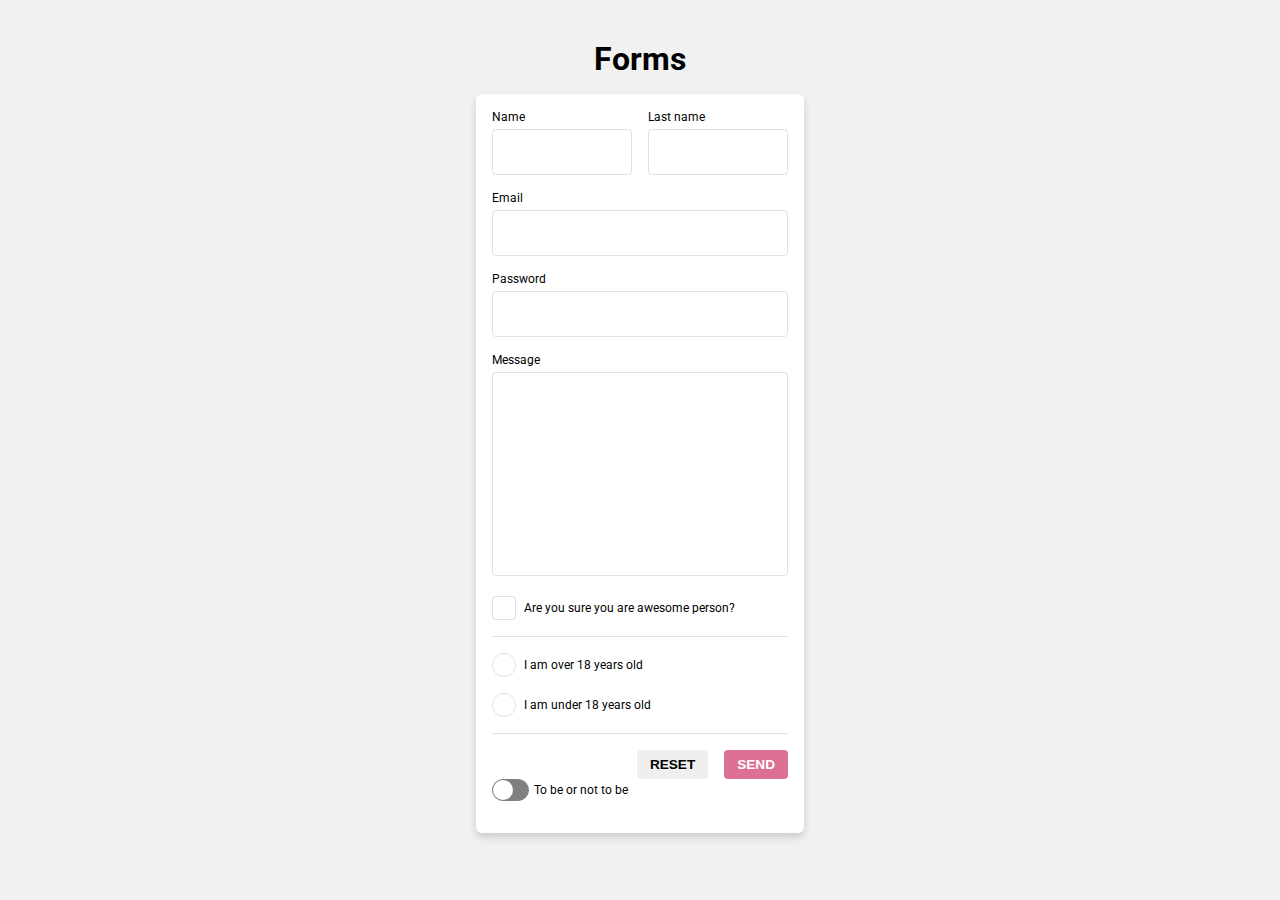
<file: Task3_Buttons/index.html>
<!DOCTYPE html>
<html lang="ru">
<head>
    <meta charset="UTF-8"> 
    <meta name="viewport" content="width=device-width, initial-scale=1.0">   
    <title>IT shuttle FrontEnd (forms)</title>
    <link rel="preconnect" href="https://fonts.gstatic.com">
    <link href="https://fonts.googleapis.com/css2?family=Roboto:wght@500&display=swap" rel="stylesheet">
    <link rel="stylesheet" href="./styles/main.css">
    <link rel="stylesheet" href="./styles/form.css">
</head>
<body>
<h1 class="page-heading"> Forms </h1> 
<main class="main">
<form class="form" name="primaryForm" id="primaryForm">
    <div class="form-group">
        <div class="form-control">
            <label for="name" class="form-label">Name</label>
            <input type="text" class="form-input" name="name" id="name">
        </div>

        <div class="form-control">
            <label for="lastName" class="form-label">Last name</label>
            <input type="text" class="form-input" name="LastName" id="LastName">
        </div>
    </div>
<div class="form-control">
    <label for="email" class="form-label">Email</label>
    <input type="email" class="form-input" name="email" id="email">
</div>

<div class="form-control">
    <label for="password" class="form-label">Password</label>
    <input type="password" class="form-input" name="password" id="password">
</div>

<div class="form-control">
    <label for="message" class="form-label">Message</label>
    <textarea name="message" id="message" cols="30" rows="10" maxlength="140" class="form-textarea"></textarea>
</div>

<div class="form-control">
    <label class="form-label form-label-checkbox">
        <input type="checkbox" class="checkbox">
        <span class="checkbox-mask"></span>
        Are you sure you are awesome person?
    </label>
</div>

<div class="form-radio">
    <div class="form-control">
        <label class="form-label form-label-radio">
            <input type="radio" class="radio" name="radio">
            <span class="radio-mask"></span>
            I am over 18 years old
        </label>
    </div>
    <div class="form-control">
        <label class="form-label form-label-radio">
            <input type="radio" class="radio" name="radio">
            <span class="radio-mask"></span>
            I am under 18 years old
        </label>
    </div>
</div>
<div class="form-actions">
    <button class="btn btn-secondary" type="reset">Reset</button>
    <button class="btn btn-primary" type="submit">Send</button>
</div>
 
<div class="form-control">
    <label class="form-label">
        <input type="checkbox" class="switcher__input">
        <span class="switcher"></span>
        To be or not to be
    </label>
</div>

</form>
</main>
</body>
</html>
</file>
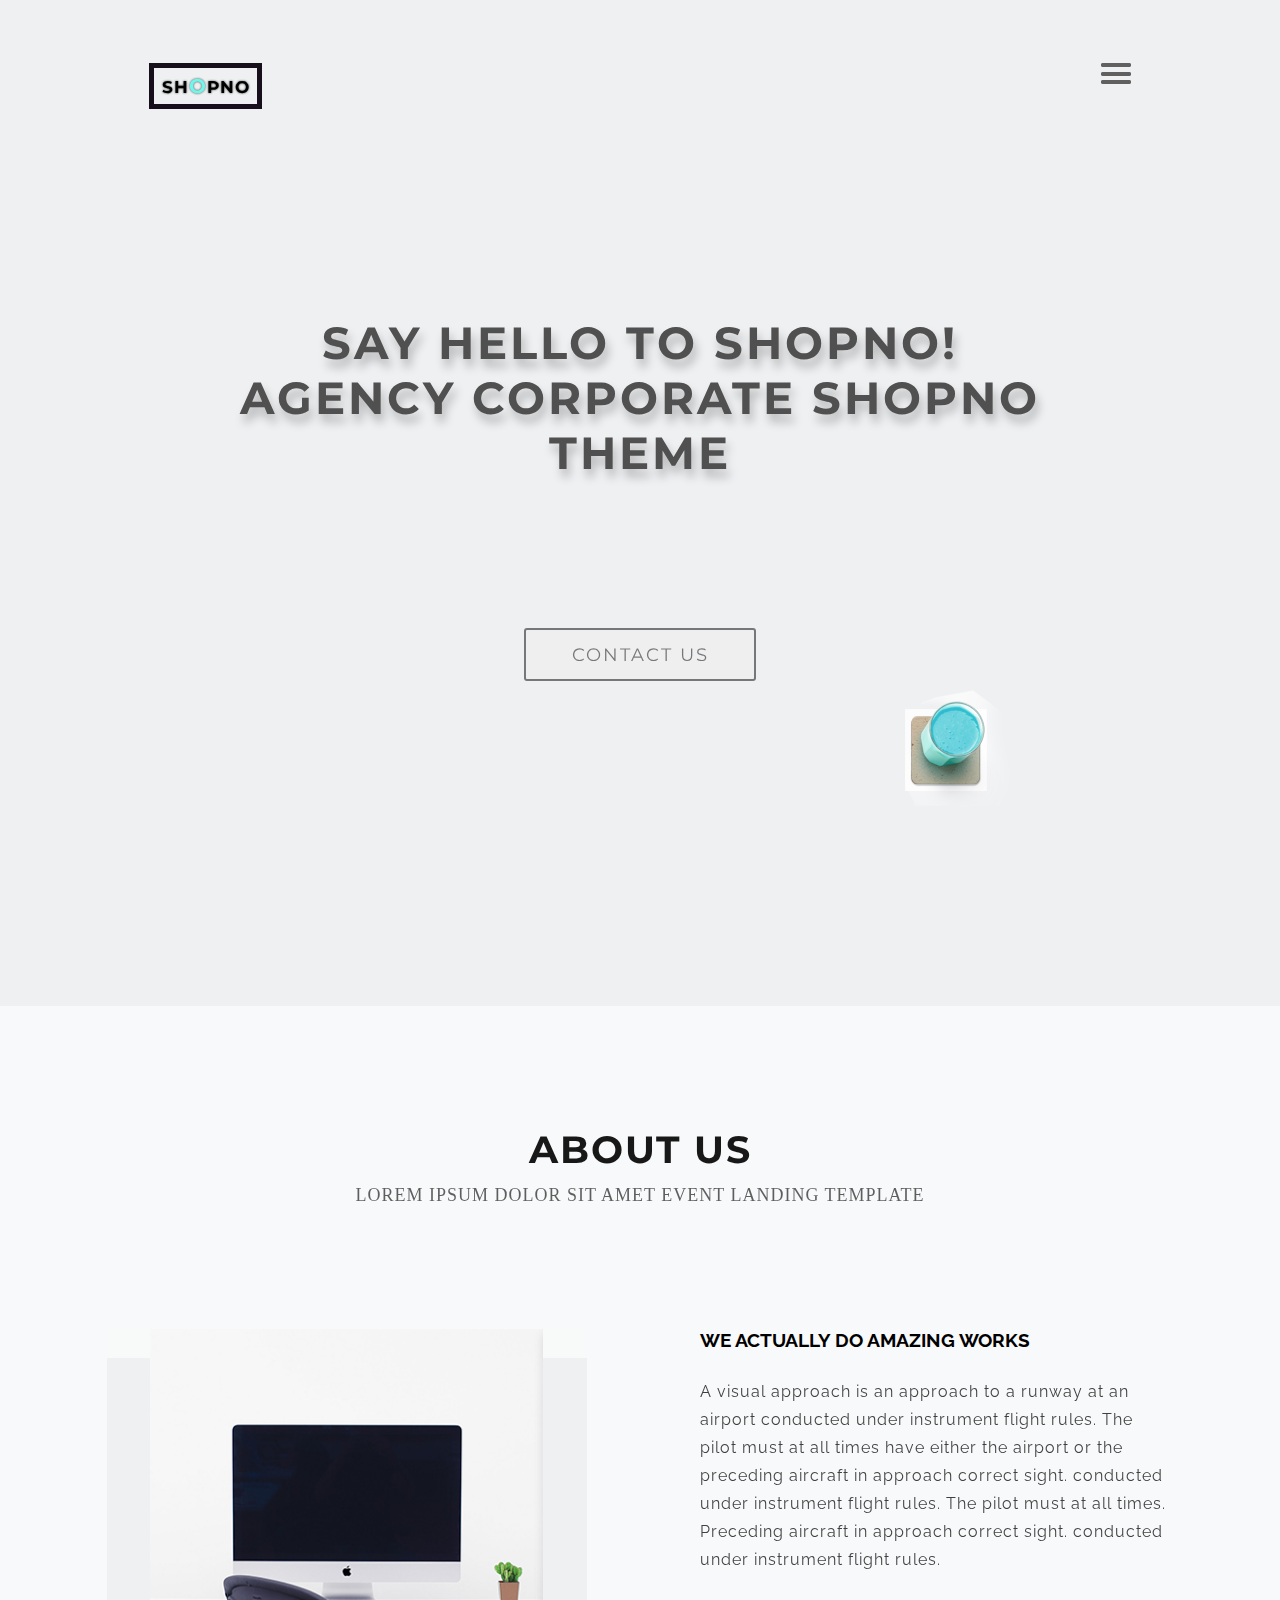
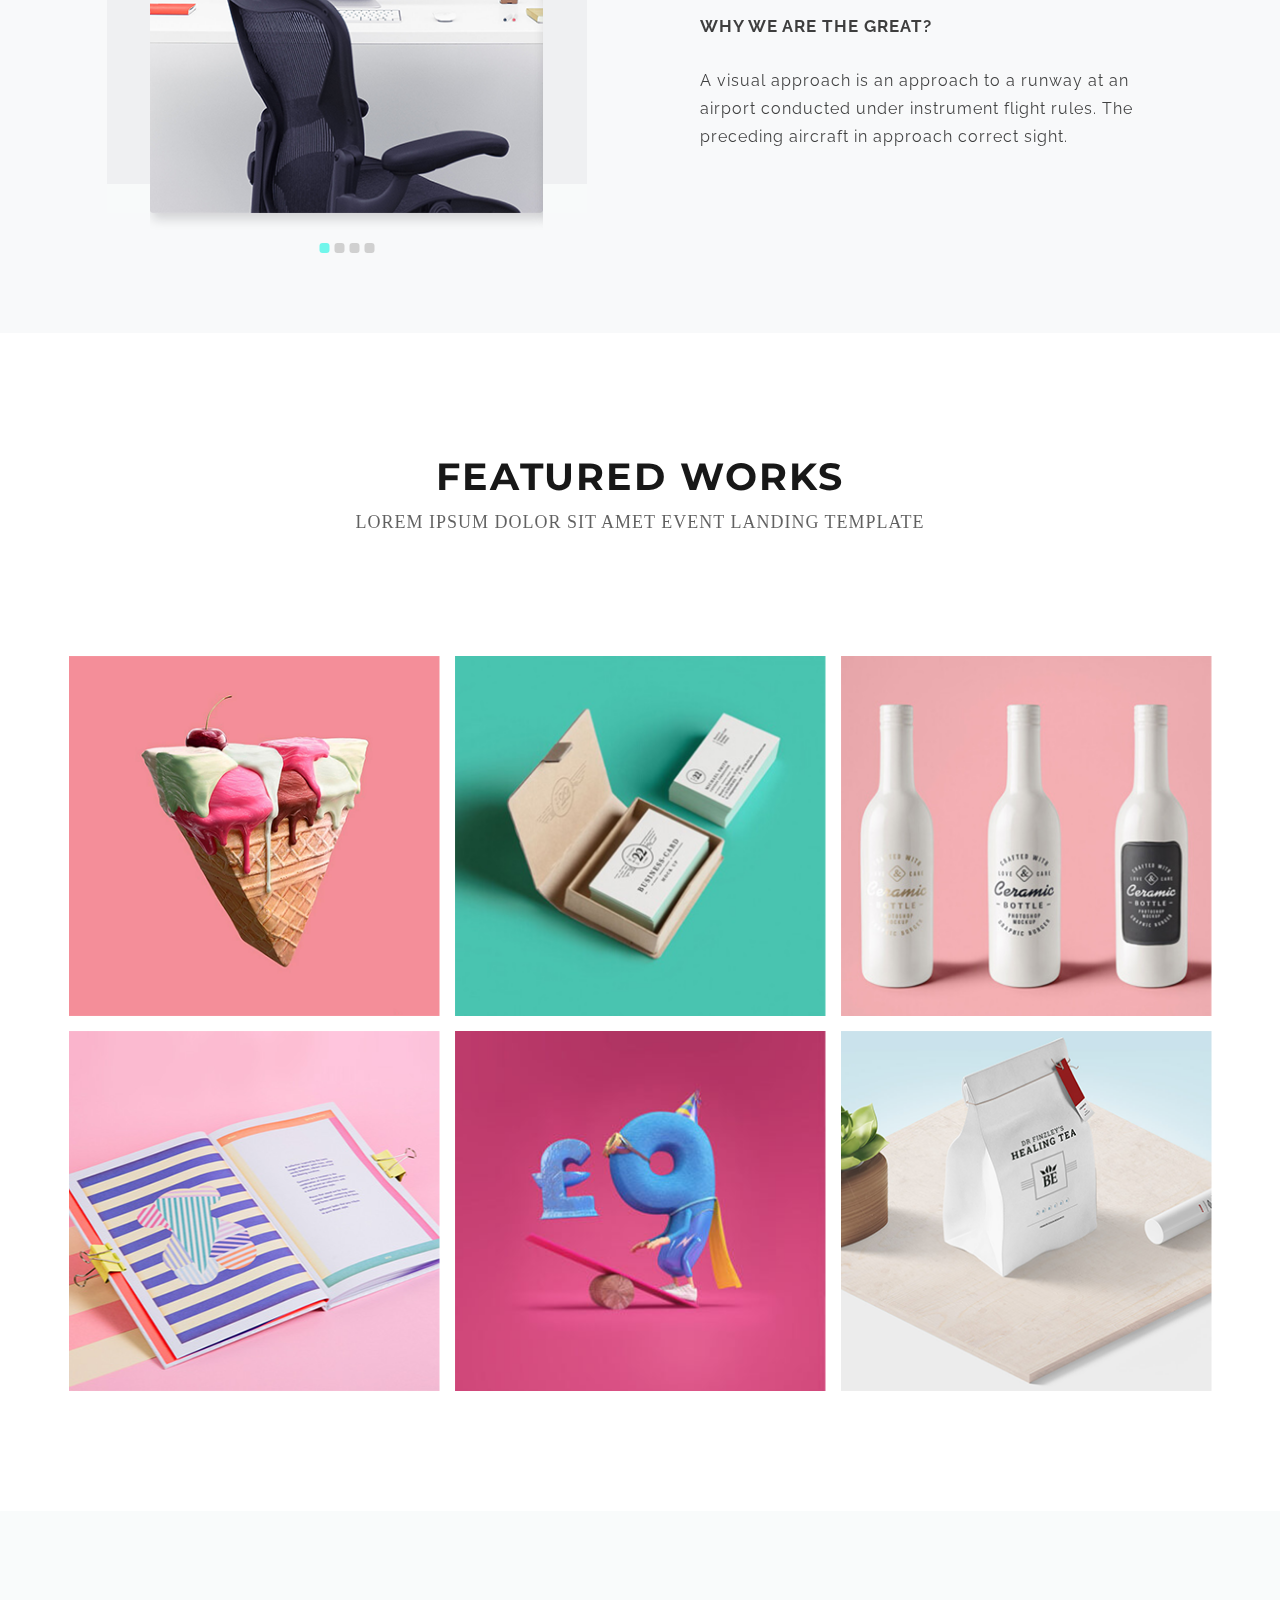
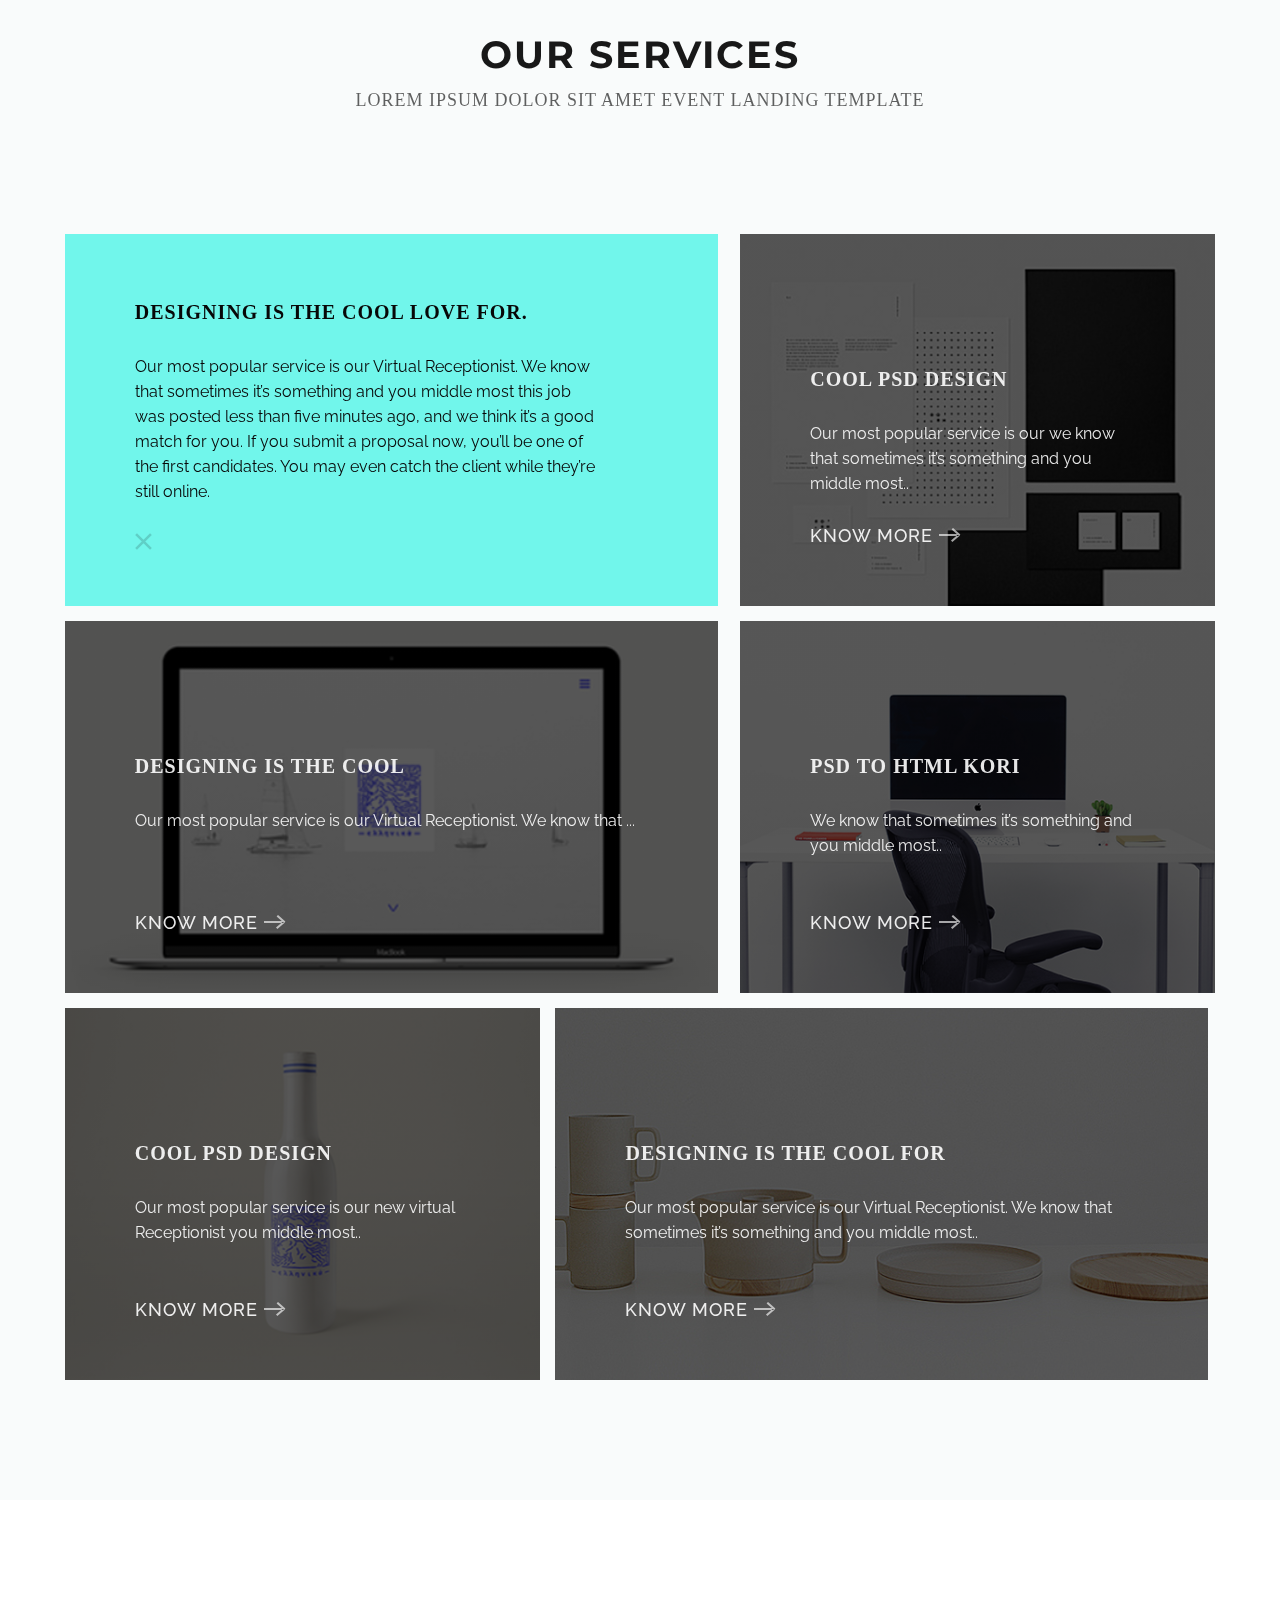
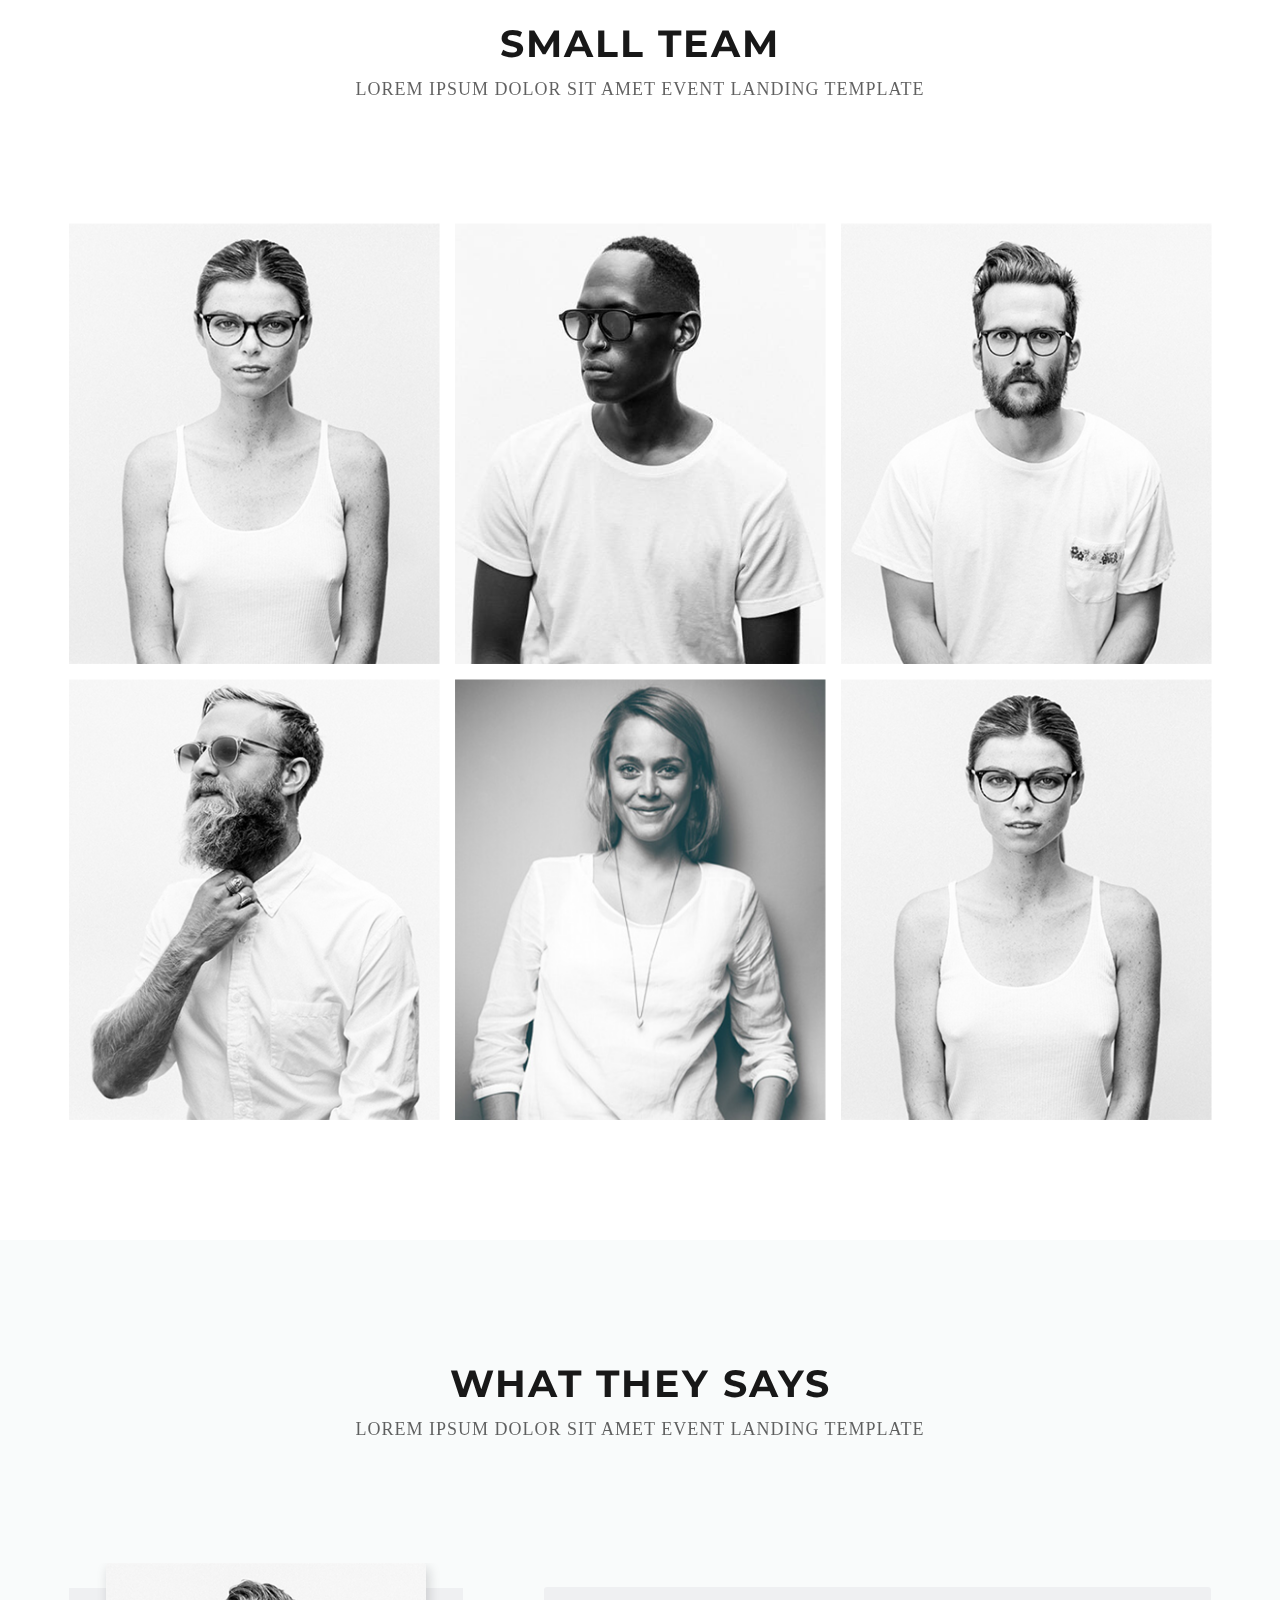
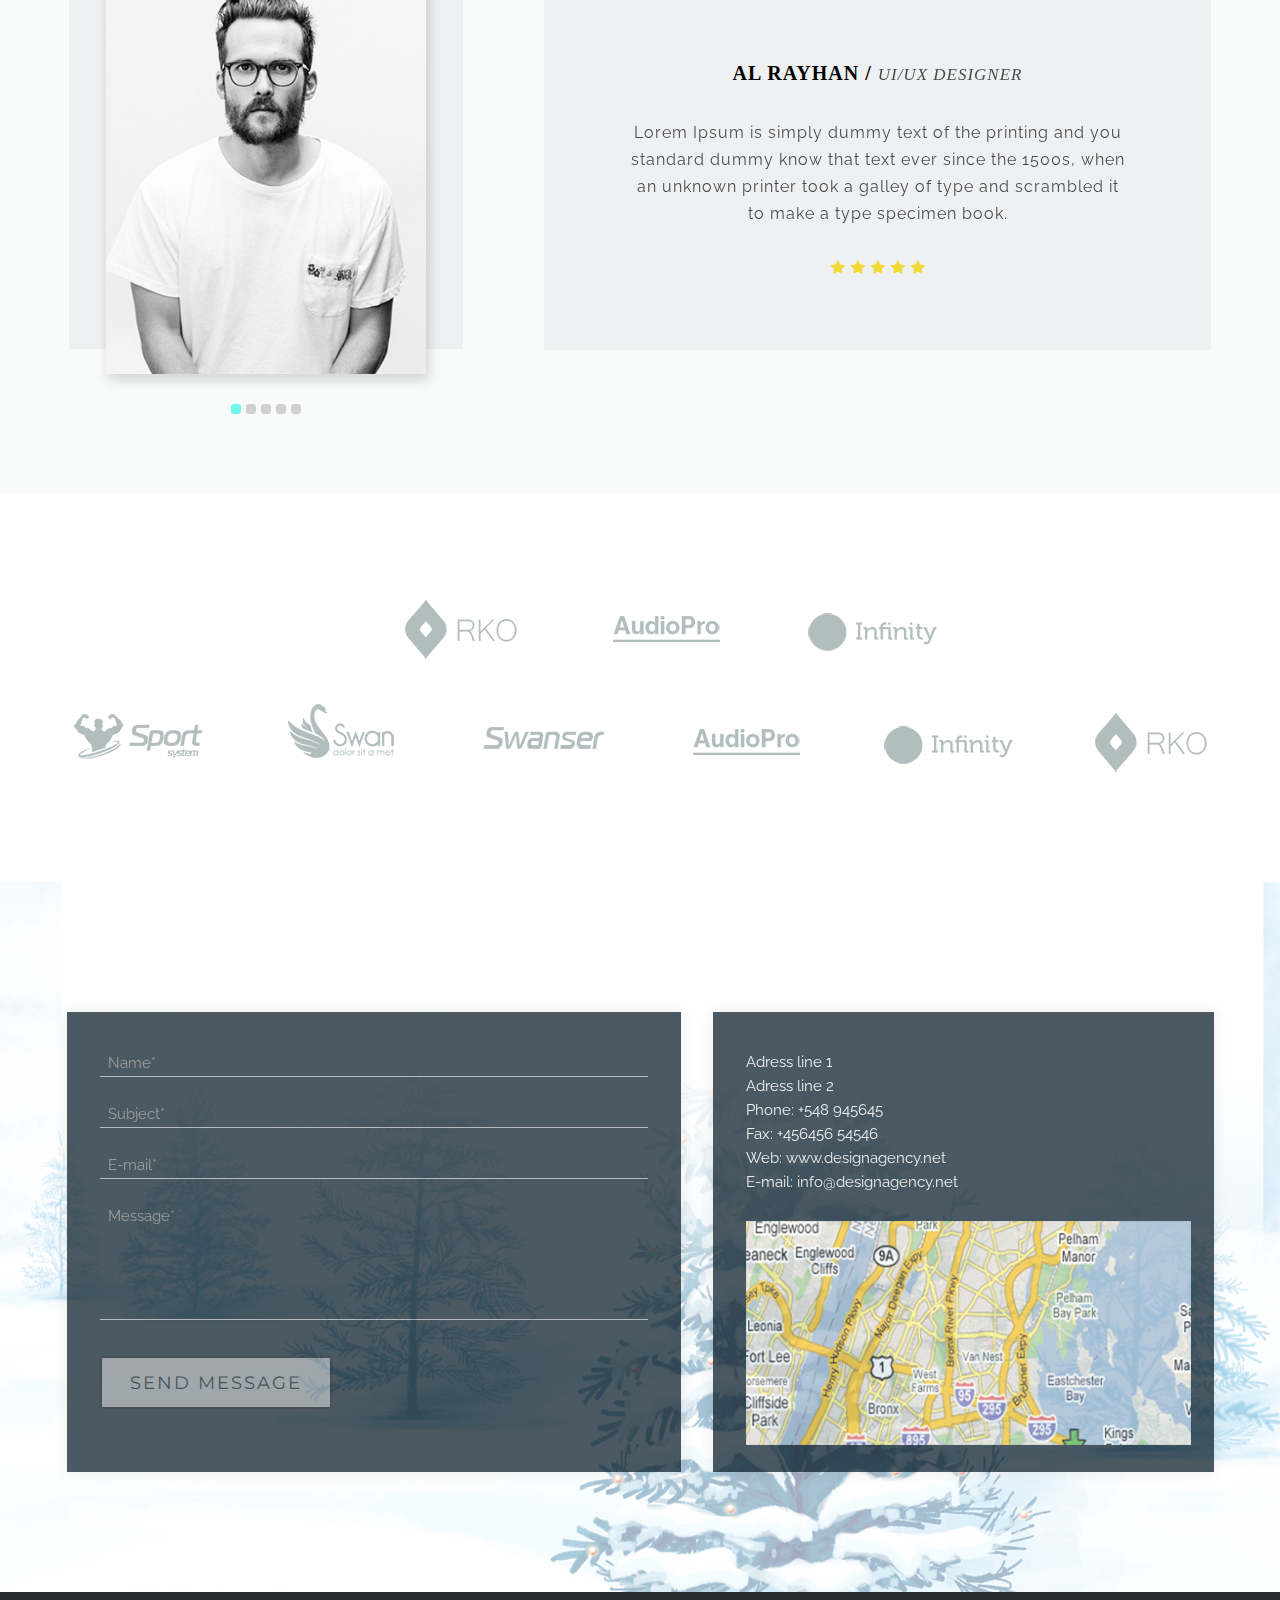
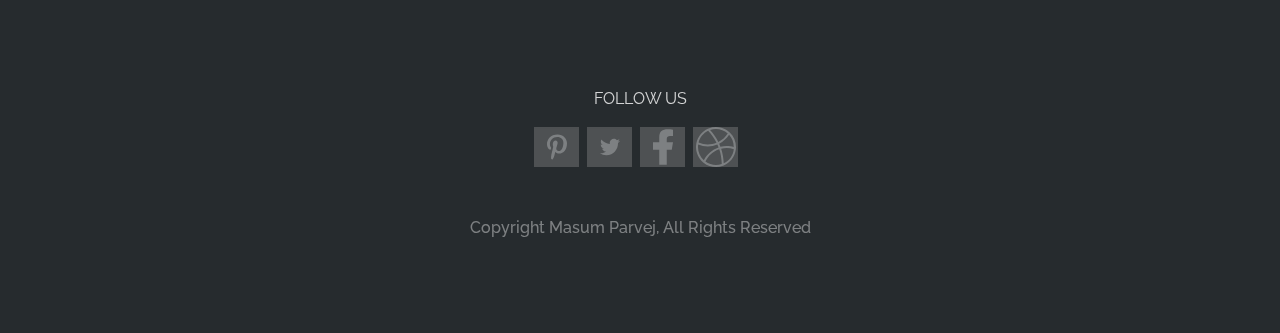
<file: Task4_Layout3/index.html>
<!DOCTYPE html>
<html lang="ru">
<head>
    <meta charset="UTF-8"> 
    <meta name="viewport" content="width=device-width, initial-scale=1.0">   
    <title>It-shatle-frontEnd Layout3 Shopno </title>
    <link rel="preconnect" href="https://fonts.gstatic.com">
    <link href="https://fonts.googleapis.com/css2?family=Montserrat:wght@700&family=Raleway:wght@400;500;600;700;800&display=swap" rel="stylesheet">
    <link rel="stylesheet" href="styles.css">
    
</head>
<body>
<header class="header">
    <div class="header-box flex">
        <div class="logo">
            <div class="shopno">
            SH<span class="symbol">O</span>PNO
            </div>
        </div>
        <nav class="nav">
            <img src="./img/menue.png" class="nav-item">
        </nav>
    </div>
    <h1 class="h1">Say Hello to SHOPNO! <br> Agency CORPORATE SHOPNO Theme</h1>
    <div class="btn-wrap">
        <button class="btn">CONTACT US </button>
    </div>
    <div class="glass">
        <img src="./img/glass.png" class="glass-img">
    </div>
</header>


<section class="aboutUs">
    <div>
        <h2>ABOUT US</h2>
        <p class="upper">Lorem ipsum dolor sit amet event landing template</p>
    </div>
    <div class="about-box flex box">
        <div class="about__slider-box">
            <div class="about__slider">
                <input type="radio" id="about-slide-1" name="about-slide-nav" checked>
                <input type="radio" id="about-slide-2" name="about-slide-nav">
                <input type="radio" id="about-slide-3" name="about-slide-nav">
                <input type="radio" id="about-slide-4" name="about-slide-nav">
               
                
                <div class="about__slider-nav">
                    <label for="about-slide-1" class="about__slider-nav__item"></label>
                    <label for="about-slide-2" class="about__slider-nav__item"></label>
                    <label for="about-slide-3" class="about__slider-nav__item"></label>
                    <label for="about-slide-4" class="about__slider-nav__item"></label> 
                </div>
            
                <div class="about__slider-container">
                    <figure class="about__slider-slide" id="about-slide-img-1">
                        <img  src="./img/Image.png" class="about__slider-image">
                    </figure>

                    <figure class="about__slider-slide" id="about-slide-img-2">
                        <img src="./img/Image.png" class="about__slider-image">
                    </figure>

                    <figure class="about__slider-slide" id="about-slide-img-3">
                        <img src="./img/Image.png" class="about__slider-image">
                    </figure>

                    <figure class="about__slider-slide" id="about-slide-img-4">
                        <img src="./img/Image.png" class="about__slider-image">
                    </figure>
                </div> 
            </div>

        </div>
        <div class="textbox">
            <h3>We Actually Do amazing works</h3>
            <div class="about__textbox-text">A visual approach is an approach to a runway at an airport 
                conducted under instrument flight rules. The pilot must at all times have either the airport or the preceding aircraft in approach correct sight. 
                conducted under instrument flight rules. The pilot must at all times. <br>
                Preceding aircraft in approach correct sight. conducted under instrument flight rules.
            </div>
        
            <div class="about__text-bold upper">why we are the great?</div>
            <div class="about__textbox-text">A visual approach is an approach to a runway at an airport 
                conducted under instrument flight rules.
                The preceding aircraft in approach correct sight.
            </div>
        </div>
    </div>
    
    
</section>

<section class="works flex flex-column">
    <h2>featured works</h2>
    <p class="upper">Lorem ipsum dolor sit amet event landing template</p>
    <div class="works-box grid box">
        <div class="cut"><img src="./img/banner3.png" class="image-item"></div>
        <div class="cut"><img src="./img/5.png" class="image-item"></div>
        <div class="cut"><img src="./img/6.png" class="image-item"></div>
        <div class="cut"><img src="./img/work4.png" class="image-item"></div>
        <div class="cut"><img src="./img/9.png" class="image-item"></div>
        <div class="cut"><img src="./img/home_dietitian_sectionbg_1.png" class="image-item"></div>
    </div>
</section>

<section class="services flex flex-column" >
    <h2>our services</h2>
    <p class="upper">Lorem ipsum dolor sit amet event landing template</p>
    <div class="services-box grid box">
        <div class="services-item services-item__big services-item__bg1">
            <div class="services-title">Designing is The CooL LOVE FOR.</div>
            <div class="services-text">Our most popular service is our Virtual Receptionist. 
                We know that sometimes it’s something and you middle 
                most this job was posted less than five minutes ago, 
                and we think it’s a good match for you. If you submit 
                a proposal now, you’ll be one of the first candidates. 
                You may even catch the client while they’re still online.</div> 
            <button class="know-btn-close"><img src="./img/close.svg" ></button>
        </div>
       
        <div class="services-item services-item__small services-item__bg2">
            <div class="white services-title">cool psd Design</div>
            <div class="white services-text">Our most popular service is our we know that sometimes it’s something and you middle most..</div>
            <button class="know-btn white">Know More <img src="./img/arrow.svg" ></button>
        </div>

        <div class="services-item services-item__big services-item__bg3">
            <div class="white services-title">Designing is The Cool</div>
            <div class="white services-text">Our most popular service is our Virtual Receptionist. We know that ...</div>
            <button class="know-btn white">Know More <img src="./img/arrow.svg" ></button>
        </div>

        <div class="services-item services-item__small services-item__bg4">
            <div class="white services-title">PSD TO HTML KORI</div>
            <div class="white services-text">We know that sometimes it’s something and you middle most..</div>
            <button class="know-btn white">Know More <img src="./img/arrow.svg" ></button>
        </div>

        <div class="services-item services-item__small services-item__bg5">
            <div class="white services-title">cool psd Design</div>
            <div class="white services-text">Our most popular service is our new virtual Receptionist you middle most..</div>
            <button class="know-btn white">Know More <img src="./img/arrow.svg" ></button>
        </div>

        <div class="services-item services-item__big services-item__bg6">
            <div class="white services-title">Designing is The Cool FOR</div>
            <div class="white services-text">Our most popular service is our Virtual Receptionist. We know that sometimes it’s something and you middle most..</div>
            <button class="know-btn white">Know More <img src="./img/arrow.svg" ></button>
        </div>
    </div>
</section>

<section class="team flex flex-column">
    <h2>small team</h2>
    <p class="upper">Lorem ipsum dolor sit amet event landing template</p>
    <div class="team-box grid box">
        <div class="team-block">
            <img src="./img/team_3 copy.png"  class="team-photo">
        </div>
        <div class="team-block">
            <img src="./img/team_4.png"  class="team-photo">
        </div>
        <div class="team-block">
            <img src="./img/team_1.png"  class="team-photo">
        </div>
        <div class="team-block">
            <img src="./img/team_2.png"  class="team-photo">
        </div>
        <div class="team-block">
            <img src="./img/3.png"  class="team-photo">
        </div>
        <div class="team-block">
            <img src="./img/team_3 copy.png"  class="team-photo">
        </div>
    </div>
</section>

<section class="theySays">
    <h2>what they says</h2>
    <p class="upper">Lorem ipsum dolor sit amet event landing template</p>
    <div class="theySays-content flex box"> 
        <div class="slider-box">
            <div class="slider">
                <input type="radio" id="slide-1" name="slide-nav" checked>
                <input type="radio" id="slide-2" name="slide-nav">
                <input type="radio" id="slide-3" name="slide-nav">
                <input type="radio" id="slide-4" name="slide-nav">
                <input type="radio" id="slide-5" name="slide-nav">
                
                <div class="slider-nav">
                    <label for="slide-1" class="slider-nav__item"></label>
                    <label for="slide-2" class="slider-nav__item"></label>
                    <label for="slide-3" class="slider-nav__item"></label>
                    <label for="slide-4" class="slider-nav__item"></label>
                    <label for="slide-5" class="slider-nav__item"></label>
                </div>
            
                <div class="slider-container">
                    <figure class="slider-slide" id="slide-img-1">
                        <img  src="./img/team_1.png" class="slider-image">
                    </figure>

                    <figure class="slider-slide" id="slide-img-2">
                        <img src="./img/3.png" class="slider-image">
                    </figure>

                    <figure class="slider-slide" id="slide-img-3">
                        <img src="./img/team_2.png" class="slider-image">
                    </figure>

                    <figure class="slider-slide" id="slide-img-4">
                        <img src="./img/team_3 copy.png" class="slider-image">
                    </figure>

                    <figure class="slider-slide" id="slide-img-5">
                        <img src="./img/team_4.png" class="slider-image">
                    </figure>
                </div> 
            </div>
        </div>

        <div class="says-textbox flex flex-column">
           <div class="says-textbox__name">AL RAYHAN / <span>UI/UX DESIGNER</span></div>
           <div class="says-textbox__text">
                Lorem Ipsum is simply dummy text of the printing and you 
                standard dummy know that text ever since the 1500s, when
                an unknown printer took a galley of type and scrambled 
                it to make a type specimen book.
            </div>
            <div class="says-textbox__stars">
                <img src="./img/star.svg" class="star">
                <img src="./img/star.svg" class="star">
                <img src="./img/star.svg" class="star">
                <img src="./img/star.svg" class="star">
                <img src="./img/star.svg" class="star">
            </div>     


        </div>
    </div>  

</section>

<section class="logo-box">
    <img src="./img/1 copy 2.png" class="logo-box__img">
</section>

<section class="contacts">
    <div class="background-wrap">
        <form class="form" name="primaryForm" id="primaryForm">

            <div class="form-control">
                <label for="name" class="form-label"></label>
                <input type="text" class="form-input" id="name" placeholder="Name*">
            </div>
            
            <div class="form-control">
                <label for="subject" class="form-label"></label>
                <input type="text" class="form-input" id="subject" placeholder="Subject*">
            </div>

            <div class="form-control">
                <label for="email" class="form-label"></label>
                <input type="email" id="email" class="form-input" placeholder="E-mail*">
            </div>

            <div class="form-control">
                <label for="message" class="form-label"></label>
                <textarea name="message" id="message" cols="30" rows="6" class="form-textarea" placeholder="Message*"></textarea>

            </div>
            <div class="form-actions">
                <button class="btn mint upper">
                    send message
                </button>
            </div>
            
        </form>
        
        <div class="contacts-list">
            <div class="contacts-item white">
                Adress line 1 
            </div>
            <div class="contacts-item white">
                Adress line 2 
            </div>
            <div class="contacts-item white"> 
                Phone: +548 945645
            </div>
            <div class="contacts-item white">
                Fax: +456456 54546
            </div>
            <div class="contacts-item white">
                Web: www.designagency.net
            </div>
            <div class="contacts-item white">
                E-mail: info@designagency.net
            </div>
            <div class="contacts-map">
                <img src="./img/map.png" alt="map" class="map-img">
            </div>


        </div>
    </div>
</section>


<footer class="footer">
    <div class="white upper follow">follow us</div>
     <div class="networks-list flex">
         
        <div class="networks-item">
            <a href="#" class="networks-link">
                <svg xmlns="http://www.w3.org/2000/svg" xmlns:xlink="http://www.w3.org/1999/xlink" version="1.1" width="400" height="400" viewBox="0 0 400 400" xml:space="preserve">
                    <desc>Created with Fabric.js 3.6.2</desc>
                    <defs>
                    </defs>
                    <g transform="matrix(7.22 0 0 7.22 200 200)" id="Pinterest"  >
                    <path style="stroke: none; stroke-width: 1; stroke-dasharray: none; stroke-linecap: butt; stroke-dashoffset: 0; stroke-linejoin: miter; stroke-miterlimit: 4;  fill-rule: evenodd; opacity: 1;"  transform=" translate(-14, -18)" d="M 16.7594534 27.0844011 C 23.3650607 27.0844011 27.8461538 20.9370493 27.8461538 12.7083106 C 27.8461538 6.48790125 22.683296 0.692307692 14.8387325 0.692307692 C 5.07639298 0.692307692 0.153846154 7.8375106 0.153846154 13.7957548 C 0.153846154 17.4035321 1.49087054 20.6132513 4.36164448 21.8095301 C 4.83195901 22.0055526 5.25338674 21.8158437 5.39032866 21.2845985 C 5.48397927 20.9163046 5.71044882 19.9873019 5.8088114 19.6009691 C 5.94663682 19.0748349 5.89362705 18.8905376 5.51372364 18.4317486 C 4.68677112 17.4341982 4.15902933 16.1453197 4.15902933 14.3176799 C 4.15902933 9.01725377 8.04199552 4.2721247 14.2747673 4.2721247 C 19.7910237 4.2721247 22.8240664 7.71304229 22.8240664 12.3105531 C 22.8240664 18.3583905 20.2024384 23.462794 16.3094593 23.462794 C 14.1590293 23.462794 12.5513606 21.648082 13.0661444 19.4226848 C 13.6825303 16.7655568 14.8805513 13.8967726 14.8805513 11.9786376 C 14.8805513 10.2625382 13.9779126 8.82934871 12.1090234 8.82934871 C 9.91117917 8.82934871 8.14624809 11.1509534 8.14624809 14.2593542 C 8.14624809 16.239122 8.80268583 17.5785093 8.80268583 17.5785093 C 8.80268583 17.5785093 6.55359877 27.3053775 6.15867593 29.0082484 C 5.80056544 30.5589913 5.74696666 32.2633654 5.79732595 33.7037705 C 5.94781482 34.9959561 7.19943456 36.0482244 8.2852515 34.6306686 C 9.0485923 33.3850835 9.86936035 31.8120926 10.2940276 30.2354939 C 10.5472965 29.3025828 11.7400165 24.4699652 11.7400165 24.4699652 C 12.454765 25.860162 14.5412887 27.0844011 16.7594534 27.0844011 Z" stroke-linecap="round" />
                    </g>
                    </svg>
            </a>
        </div>

        <div class="networks-item">
            <a href="#" class="networks-link">
                <svg xmlns="http://www.w3.org/2000/svg" xmlns:xlink="http://www.w3.org/1999/xlink" version="1.1" width="400" height="400" viewBox="0 0 400 400" xml:space="preserve">
                    <desc>Created with Fabric.js 3.6.2</desc>
                    <defs>
                    </defs>
                    <g transform="matrix(0.63 0 0 0.63 200 200)" id="XMLID_22_"  >
                    <path style="stroke: none; stroke-width: 1; stroke-dasharray: none; stroke-linecap: butt; stroke-dashoffset: 0; stroke-linejoin: miter; stroke-miterlimit: 4; fill-rule: nonzero; opacity: 1;"  transform=" translate(-256.05, -332.45)" d="M 196.9 462 C 317.2 462 383 362.3 383 275.9 c 0 -2.8 0 -5.6 -0.2 -8.5 c 12.8 -9.3 23.8 -20.7 32.6 -33.9 c -11.9 5.3 -24.6 8.8 -37.6 10.3 c 13.7 -8.2 23.9 -21 28.8 -36.2 c -12.8 7.6 -26.9 13 -41.5 15.9 c -24.8 -26.3 -66.2 -27.6 -92.5 -2.8 c -17 16 -24.2 39.8 -18.9 62.5 c -52.6 -2.6 -101.6 -27.5 -134.8 -68.3 c -17.4 29.9 -8.5 68.1 20.2 87.3 c -10.4 -0.3 -20.6 -3.1 -29.7 -8.2 c 0 0.3 0 0.5 0 0.8 c 0 31.1 22 57.9 52.5 64.1 c -9.6 2.6 -19.7 3 -29.5 1.1 c 8.6 26.6 33.1 44.9 61.1 45.4 c -23.2 18.2 -51.8 28.1 -81.2 28.1 c -5.2 0 -10.4 -0.3 -15.6 -0.9 C 126.5 451.8 161.3 462 196.9 462" stroke-linecap="round" />
                    </g>
                    </svg>
            </a>
        </div>

        <div class="networks-item">
            <a href="#" class="networks-link">
                <svg xmlns="http://www.w3.org/2000/svg" xmlns:xlink="http://www.w3.org/1999/xlink" version="1.1" width="400" height="400" viewBox="0 0 400 400" xml:space="preserve">
                    <desc>Created with Fabric.js 3.6.2</desc>
                    <defs>
                    </defs>
                    <g transform="matrix(12.5 0 0 12.5 200 200)" id="facebook"  >
                    <path style="stroke: none; stroke-width: 1; stroke-dasharray: none; stroke-linecap: butt; stroke-dashoffset: 0; stroke-linejoin: miter; stroke-miterlimit: 4; fill: fill-rule: nonzero; opacity: 1;"  transform=" translate(-16, -15.83)" d="M 8 12 L 13 12 L 13 8 C 13 2 17 1 24 2 L 24 7 C 20 7 19 7 19 10 L 19 12 L 24 12 L 23 18 L 19 18 L 19 30 L 13 30 L 13 18 L 8 18 z" stroke-linecap="round" />
                    </g>
                    </svg>
            </a>
        </div>

        <div class="networks-item">
            <a href="#" class="networks-link">
                <svg version="1.1" id="Capa_1" xmlns="http://www.w3.org/2000/svg" xmlns:xlink="http://www.w3.org/1999/xlink" x="0px" y="0px"
                    width="612.016px" height="612.016px" viewBox="0 0 612.016 612.016" style="enable-background:new 0 0 612.016 612.016;"
                    xml:space="preserve">
                    <g>
                    <g id="dribbble">
                        <g>
                            <path d="M516.26,84.024L502.3,70.799l-0.46,0.797C446.764,25.454,378.049,0,306.008,0c-39.124,0-77.205,7.754-113.54,22.358
                                l-0.414-0.414l-9.685,4.275C92.261,66.095,26.504,147.253,6.49,243.308L4.007,255.23l0.598,0.276
                                C1.801,272.24,0.008,289.143,0.008,306c0,89.603,38.725,173.336,106.536,231.676l-0.138,0.322l9.226,7.341
                                c54.77,43.613,120.604,66.677,190.376,66.677c36.84,0,73.189-6.789,108.437-20.198l9.685-3.754v-0.261
                                c100.529-40.764,169.521-130.319,184.369-238.879l0.828,0.291l1.517-19.86c0.598-7.724,1.165-15.447,1.165-23.323
                                C612.008,221.378,578.003,142.549,516.26,84.024z M577.374,306v1.532c-30.648-10.436-70.691-15.723-108.099-15.723
                                c-32.457,0-64.286,4.03-95.824,11.999c-6.084-16.29-12.168-32.197-19.095-47.598l0.996-0.444l-0.337-0.721
                                c62.064-31.047,113.264-77.358,151.437-135.331C553.621,170.715,577.374,236.167,577.374,306z M485.642,98.062
                                c-35.553,55.797-84.913,100.223-144.035,129.661c-33.208-66.11-75.534-126.979-126.151-181.396
                                c29.178-10.237,59.505-15.677,90.553-15.677C372.332,30.649,435.516,54.663,485.642,98.062z M185.189,58.724
                                c51.919,54.126,95.134,115.164,128.695,181.703c-42.633,16.979-87.564,25.576-133.768,25.576
                                c-48.854,0-96.161-9.578-140.832-28.458C59.191,159.804,112.72,94.185,185.189,58.724z M30.657,306
                                c0-12.566,1.195-25.147,2.927-37.683c46.617,18.803,95.809,28.335,146.533,28.335c50.74,0,100.008-9.655,146.748-28.534
                                c6.528,14.42,12.658,29.27,18.42,44.533c-98.168,33.146-178.852,103.287-225.362,195.938
                                C62.992,456.426,30.657,383.665,30.657,306z M144.211,528.604c42.449-88.745,118.489-156.02,211.509-187.22
                                c24.167,72.761,36.963,148.448,38.066,225.362c-28.642,9.7-58.126,14.619-87.779,14.619
                                C247.223,581.366,191.534,563.161,144.211,528.604z M423.654,554.778c-2.161-75.565-15.11-149.92-38.74-221.577
                                c63.934-15.646,131.224-13.593,193.87,5.854C567.521,435.155,509.594,515.486,423.654,554.778z"/>
                        </g>
                    </g>
                </g>
            </svg>
            </a>
        </div>

    </div>
    <div class="white copyright">Copyright Masum Parvej, All Rights Reserved</div>

</footer>
</body>
</html>
</file>
<file: Final_Layout/styles.css>
@import 'styles/main.css';
@import 'styles/header.css';
@import 'styles/buttons.css';
@import 'styles/for-you.css';
@import 'styles/process.css';
@import 'styles/operations.css';
@import 'styles/solution.css';
@import 'styles/price.css';
@import 'styles/subscribe.css';
@import 'styles/footer.css';
</file>
<file: Slider/styles/styles.css>
.slider {
    overflow: hidden;
    width: 400px;
    position: relative;
    background-color: white;
}


.slider-container {
    width: 500%;
    display: flex;
    transition: transform 310ms cubic-bezier(0.19, 0.11, 0.51, 1.34);
    margin-bottom: 46px;
}

.slider-slide {
    position: relative;
    width: 100%;
    
}

.slider-slide figcaption {
    position: absolute;
    top: 0;
    left: 0;
    right: 0;
    padding: 1rem;
    color: white;
    background-color: rgba(0, 0, 0, 0.45);
}

.slider-image {
    width: 319px;
    height: 411px;
    border-radius: 3px;
    box-shadow: 2.344px 5.523px 12px rgba(20,20,21,0.17);
    object-fit: cover;
    object-position: 50% 50%;
}

.slider-nav {
    --gap: 5px;
    --size: 10px;
    position: absolute; 
    bottom: 1rem;
    left: 50%;
    transform: translateX(-50%);
    z-index: 2;
    display: flex;
    justify-content: space-between;
    align-items: center;
    width: calc((var(--size) * 5) + (var(--gap) * 4));
    /* width: 70px; */
}

.slider-nav__item {
    width: var(--size);
    height: var(--size);
    cursor: pointer;
    border-radius: 3px;
    background: #d0d0d0;
    /* box-shadow: inset 1px 1px 4px rgba(0, 0, 0, 0.75); */

}

.slider [type="radio"] {
    display: none;
}

#slide-1:checked ~ .slider-nav .slider-nav__item:nth-child(1),
#slide-2:checked ~ .slider-nav .slider-nav__item:nth-child(2),
#slide-3:checked ~ .slider-nav .slider-nav__item:nth-child(3),
#slide-4:checked ~ .slider-nav .slider-nav__item:nth-child(4),
#slide-5:checked ~ .slider-nav .slider-nav__item:nth-child(5) {
    background-color: #71f6eb;
}

#slide-2:checked ~ .slider-container {
    transform: translateX(-20%);
}

#slide-3:checked ~ .slider-container {
    transform: translateX(-40%);
}

#slide-4:checked ~ .slider-container {
    transform: translateX(-60%);
}

#slide-5:checked ~ .slider-container {
    transform: translateX(-80%);
}
</file>
<file: Task2_Layout2/css/styles.css>
* {
    margin: 0;
    padding: 0;
    box-sizing: border-box;
}

h1,
h2,
h3 {
    margin: 0;
    padding: 0;
    box-sizing: border-box;
}

h3 {
    font-style: normal;
    font-weight: 600;
    font-size: 18px;
    line-height: 22px;
    
}

.h2 {
    font-size: 36px;
    font-weight: 700;
}
 .white {
    color: white;
 }

.grey {
    color: #999999;
}

.box-grey {
    background-color: #F6F6F8;
}

body {
    font-family: Montserrat;
    width: 100%;
}

.header {
    
    height: 900px;
    background-image: url(../img/Rectangle.jpg);
    background-repeat: no-repeat;
    background-size: cover;
    position: relative;
    text-align: center;
}

.nav {
   
    height: 100px;
    display: flex;
    justify-content: flex-end;
    padding-top: 40px; padding-bottom: 40px;
    border-bottom: 1px solid rgba(161, 161, 161, 0.5);
    padding-right: 405px;
}

.navItem {
    margin-left: 40px;
    font-size: 16px;
    font-weight: 500;
}

.textblock1 {
    width: 829px;
    margin-left: auto;
    margin-right: auto;
    margin-top: 219px;

}
.text1 {
    text-align: center;
    
}
.textblock1 .text1:first-child {
    font-size: 16px;
    font-weight: 500;
}

.textblock1 .text1:nth-child(2) {
    font-size: 48px;
    font-weight: 800;
    margin-top: 20px;
    margin-bottom: 50px;
}


.btn {
    width: 200px;
    height: 45px;
    background: #4985FF;
    box-shadow: 0px 0px 10px rgba(111, 111, 111, 0.25);
    border-radius: 30px;
    border: none;
    font-weight: 500;
    font-size: 16px;
    line-height: 20px;
    text-align: center;
    font-style: normal;
 }

 .textbox1 {
     margin-top: 110px;
     }

     
.textbox1 .h2 {
    width: 739px;
    height: 88px;
}

.text2 {
    width: 730px;
    height: 41px;
    margin-top: 50px;
    font-style: normal;
    font-weight: 400;
    font-size: 16px;
    line-height: 25px;
    margin-bottom: 70px;
      
}

.textbox1 .h2,
.text2 {
    text-align: center;
    margin-left: auto;
    margin-right: auto;
}

.icon-textbox {
    margin-top: 70px;
    display: flex;
    justify-content: center;
        
}
.icontext .h3 {
padding-top: 46px;
margin-bottom: 12px;
}

.icontext {
    margin-left: 17px;
}

.iconblock {
    display: inline-flex;
    margin-left: 30px;
}
 
.icon {
    width: 40px;
    height: 40px;
}

.i-text {
    width: 222px;
    height: 58px;
    font-style: normal;
    font-weight: 400;
    font-size: 14px;
    line-height: 22px;
}

.biground,
.smallround   {
    border: 1px solid;
    border-radius: 50%;
    box-sizing: border-box;
    text-align: center;
    display: flex;
    justify-content: center;
    align-items: center;

}
.biground {
    
    width: 110px;
    height: 110px;
    border-color: #E0E0E0;
    
}

.smallround {
    left: 10px;
    top: 10px;
    width: 90px;
    height: 90px;
    border-color: #4985FF;
   
}

.box1-btn {
    margin-top: 55px;
    margin-bottom: 105px;
    display: flex;
    justify-content: center;
}

.box2 {
    padding-top: 100px;
    background-color: #f6f6f8;
    position: relative;
    
}

.box2 div:last-child {
    display: flex;
    justify-content: center;
}

.text-image {
    display: flex;
    justify-content: center;
    
}

.text3 {
    width: 489px;
    height: 117px;
    font-style: normal;
    font-weight: 400;
    font-size: 16px;
    line-height: 25px;
    margin-bottom: 30px;
}

.img {
    margin-left: 121px;
    margin-bottom: 90px;
}

.textbox3 .h2 {
    margin-top: 52px;
    margin-bottom: 40px;
    width: 424px;
    height: 88px;
    font-style: normal;
    line-height: 53px;
}

.textbox3 a {
    font-style: normal;
    font-weight: 500;
    font-size: 16px;
    line-height: 20px;
    color: #4985FF;
}

.iconblock2 {
    width: 1110px;
    border-top: 1px solid #E0E0E0;
    padding-top: 70px;
    padding-bottom: 70px;
    display: flex;
    justify-content: center;
    
}

.icon2 {
    width: 104px;
    height: 67px;
    margin-left: 100px;
}

.iconblock2 .icon2:first-child {
    margin-left: 0;
}

.box3 {
    position: relative;
    display: flex;
    flex-direction: column;
    align-items: center;
    justify-content: center;
    min-height: 972px;
    
}

.section-heading {
    display: flex;
    align-items: center;
    justify-content: space-between;
    margin-bottom: 70px;
}

.box3:before {
    content:'';
    position: absolute;
    left: 0; 
    top: 0;
    right: 0;
    height: 50%;
    background: linear-gradient(90deg, #504DC2 20.44%, #5F12D0 80.91%), #C4C4C4;
    z-index: -1;
}

.box3 .h2 {
    width: 540px;
    height: 88px;
    margin-right: 370px;
}

.ourworks {
    width: 1110px;
    display: flex;
    justify-content: space-between;
    padding-bottom: 85px;
    border-bottom: 1px solid #E0E0E0;
}

.blue {
    color: #4985FF;
}

.text-image2 div:nth-child(2) {
    font-style: normal;
    font-weight: 600;
    font-size: 18px;
    line-height: 22px;
}
.text-image2 div:last-child {
    font-style: normal;
    font-weight: 500;
    font-size: 16px;
    line-height: 20px;
    color: #4985FF;
}

.text-image2 p { 
    margin-top: 30px;
    margin-bottom: 30px;
    font-style: normal;
    font-weight: 400;
    font-size: 16px;
    line-height: 25px;
    min-height: 117px;
    padding-right: 20px;
}

.box4 {
    padding-top: 100px;
    padding-bottom: 130px;
    position: relative;
    text-align: center;
}

.box4 .h2 {
    margin-bottom: 50px;
}

.img-projects {
    display: flex;
    width: 1110px;
    margin-left: auto;
    margin-right: auto;
    margin-bottom: 50px;
    justify-content: space-between;
}

.box5 {
    height: 1140px;
    position: relative;
    text-align: center;
    padding-top: 70px;
    padding-bottom: 85px;
     
}

.box5::before {
    content: '';
    position: absolute; 
    top: 0; left: 0; right: 0;
    width: 100%;
    height: 50%;
    background-image: url(../img/Rectangleforvideo.jpg);
    background-repeat: no-repeat;
    background-size: cover;
    z-index: -1;
}

.watch {
    margin-top: 30px;
    margin-bottom: 70px;
}

.watchVideo {
    width: 970px;
    height: 430px;
    margin-left: auto;
    margin-right: auto;
    margin-bottom: 85px;
    background-image: url(../img/Video.png);
    background-size: 970px 430px;
    box-shadow: 0px 0px 10px rgba(111, 111, 111, 0.25);
    border-radius: 10px;
    padding: 0;
    display: flex;
    justify-content: center;
    align-items: center;
    
}

.watchVideo-btn {
    width: 300px;
    height: 100px;
    border: 1px solid #FFFFFF;
    border-radius: 200px;
    display: flex;
    justify-content: center;
    align-items: center;
}

.play {
    background: none;
    border: none;
    margin-right: 21px;
}

.mailing {
    width: 1110px;
    height: 247px;
    margin-left: auto;
    margin-right: auto;
    border-top: 1px solid #E0E0E0;
    padding-top: 85px;
}
.mailing p {
    margin-bottom: 30px;
    margin-top: 20px;
}

.input-email {
    width: 299px;
    height: 45px;
    background: #FFFFFF;
    border: 1px solid #F2F2F2;
    border-radius: 30px 0 0 30px;
    padding-left: 33px;
}

.btn-mail {
    border-radius: 0px 30px 30px 0px;
    width: 190px;
    height: 45px;
    
}
.form-control {
    padding: 0;
    width: 490px;
    height: 45px;
    margin-left: auto;
    margin-right: auto;
    border-radius: 30px;
    box-shadow: 0px 0px 10px rgba(111, 111, 111, 0.25);
    display: flex;
    justify-content: space-between;
    margin-bottom: 30px;
}

.footer {
    padding-top: 70px;
}
.wrapper {
    width: 1110px;
    margin-left: auto;
    margin-right: auto;
    padding-bottom: 70px;
    display: flex;
    justify-content: space-between;
    border-bottom: 1px solid #E0E0E0;
}

li {
    margin-top: 30px;
}

ul {
    list-style-position: inside;
}

.contacts .item-contacts:first-child {
    list-style-image: url(../img/mail.svg);
}

.contacts .item-contacts:nth-child(2) {
    list-style-image: url(../img/phone.svg);
}

.contacts .item-contacts:last-child {
    list-style-image: url(../img/placeholder.svg);
}

.list-item {
    list-style-image: url(../img/list-item.svg);
}

.footer h3 {
    text-align: left;
}

.titles, .spam {
    width: 386px;
    margin-left: auto;
    margin-right: auto;
    font-style: normal;
    font-weight: 400;
    font-size: 13px;
    line-height: 21px;
    text-align: center;
}

.titles {
    padding-top: 30px;
    padding-bottom: 30px;
}
</file>
<file: Task3_Buttons/styles/main.css>
input[type="submit"], button {
    cursor: pointer;
}

body {
    font: 16px Roboto, sans-serif;
    font-weight: 400;
    background-color: #f1f1f1;
    display: grid;
    grid-template-columns: repeat(5, 1fr);
    grid-template-rows: auto 1fr;
   
      
   }

.page-heading {
    margin-top: 2rem;
    margin-bottom: 1rem;
    grid-row: 1 / 2;
    grid-column:  1/ -1;
    text-align: center;
}
.main {
    grid-row: 2 / 3;
    grid-column: 3 / 4;
}
</file>
<file: Task3_Buttons/styles/form.css>
.form {
    padding: 1rem;
    border-radius: 6px;
    background-color: #fff;
    box-shadow: 0 4px 8px rgba(0, 0, 0, 0.16);
}

.form-group {
    display: flex;
    justify-content: space-between;
    flex: auto 1;
    margin-bottom: 1rem;
}

.form-group .form-control {
    margin-bottom: 0;
    margin-right: 1rem;
}

.form-group .form-control:last-child {
    margin-right: 0;
}

.form-control {
    position: relative;
    margin-bottom: 1rem;
}

.form-label {
    font-size: 0.75rem;
    font-weight: 400;
    display: flex;
    align-items: center;
    margin-bottom: 5px;
}

.form-input {
    border: 1px solid #e1e1e1;
    border-radius: 4px;
    width: 100%;
    min-width: 140px;
    height: 46px;
    padding: 6px 12px;
    outline: none;
    box-sizing: border-box;
}

.form-input:focus {
    border-color: palevioletred;
}

.form-textarea {
    border: 1px solid #e1e1e1;
    border-radius: 4px;
    width: 100%;
    min-width: 140px;
    padding: 6px 12px;
    outline: none;
    resize: none;
    font: 1rem Roboto, sans-serif;
    box-sizing: border-box;
}

.form-label-checkbox {
    position: relative;
    display: flex;
    align-items: center;
    cursor: pointer;
}

.checkbox {
    position: absolute;
    opacity: 0;
}

.checkbox-mask {
    pointer-events: none;
    width: 22px;
    height: 22px;
    border-radius: 4px;
    border: 1px solid #e1e1e1;
    margin-right: 0.5rem;
    position: relative;
    transition: border-color 270ms ease-out;
}

.checkbox:checked + .checkbox-mask {
    border-color: palevioletred;
}

.checkbox-mask:after,
.checkbox-mask:before {
    content: "";
    position: absolute;
    height: 2px;
    background-color: palevioletred;
    opacity: 0;
    transition: opacity 270ms ease-out;
}

.checkbox:checked + .checkbox-mask:after,
.checkbox:checked + .checkbox-mask:before {
    opacity: 1;
}

.checkbox-mask:after {
    top: 11px;
    left: 2px;
    transform: rotate(65deg);
    width: 10px;
}

.checkbox-mask:before {
    top:9px;
    right: 0;
    transform: rotate(-57deg);
    width: 17px;
}

.form-actions {
    display: flex;
    align-items: center;
    justify-content: flex-end;
    padding-top: 1rem;
    border-top: 1px solid #e1e1e1;
}
.form-actions > * {
    margin-left: 1rem;
}

.btn {
    outline: none;
    border: 1px solid transparent;
    font-size: 0.85rem;
    text-transform: uppercase;
    font-weight: 600;
    padding: 6px 12px;
    transition: border-color 210ms linear, background-color 210ms linear;
    cursor: pointer;
    border-radius: 4px;
}

.btn-primary {
    background-color: palevioletred;
    color: white
}

.btn-primary:hover,
.btn-primary:focus {
    background-color: pink;
    border-color: palevioletred;
}

.btn-secondary {
    background-color: none;
 }

 .btn-secondary:hover,
 .btn-secondary:focus {
     background-color: rgb(219, 219, 219);
     border-color: grey;
 }

 .form-radio {
     padding-top: 1rem;
     margin-top: 1rem;
     border-top: 1px solid #e1e1e1;
 }

 .form-label-radio {
    position: relative;
    display: flex;
    align-items: center;
    cursor: pointer;
}

.radio {
    position: absolute;
    opacity: 0;
}

.radio-mask {
    pointer-events: none;
    width: 22px;
    height: 22px;
    border-radius: 50%;
    border: 1px solid #e1e1e1;
    margin-right: 0.5rem;
    position: relative;
    transition: border-color 270ms ease-out;
}

.radio:checked + .radio-mask {
    border-color: palevioletred;
   }

.radio-mask:before {
    content: "";
    position: absolute;
    top: 3px; left: 3px;
    width: 16px;
    height: 16px;
    background-color: palevioletred;
    opacity: 0;
    border-radius: 50%;
    transition: opacity 270ms ease-out;
}


.radio:checked + .radio-mask:before {
    opacity: 1;
}

.switcher {
    position: relative;
    display: inline-block;
    width: 35px;
    height: 20px;
    border-radius: 25px;
    border: 1px solid grey;
    background-color: grey;
    margin-right: 5px;
    cursor: pointer;
}
.switcher::after {
    content: '';
    display: block;
    width: 20px;
    height: 20px;
    background: white;
    border-radius: 50%;
    transition: transform 0.2s cubic-bezier(.19,.11,.51,1.34) ;
    
}

.switcher__input {
    visibility: hidden;
    position: absolute;
}
.switcher__input:checked ~ .switcher::after {
    transform: translateX(16px);
}

.switcher__input:checked ~ .switcher {
    background-color: palevioletred;
    border-color: palevioletred;
}
</file>
<file: Task4_Layout3/styles.css>
@import "./css/main.css"; 
@import "./css/sliders.css";
@import "./css/contacts.css";
@import "./css/header.css";
@import "./css/footer.css";
</file>
